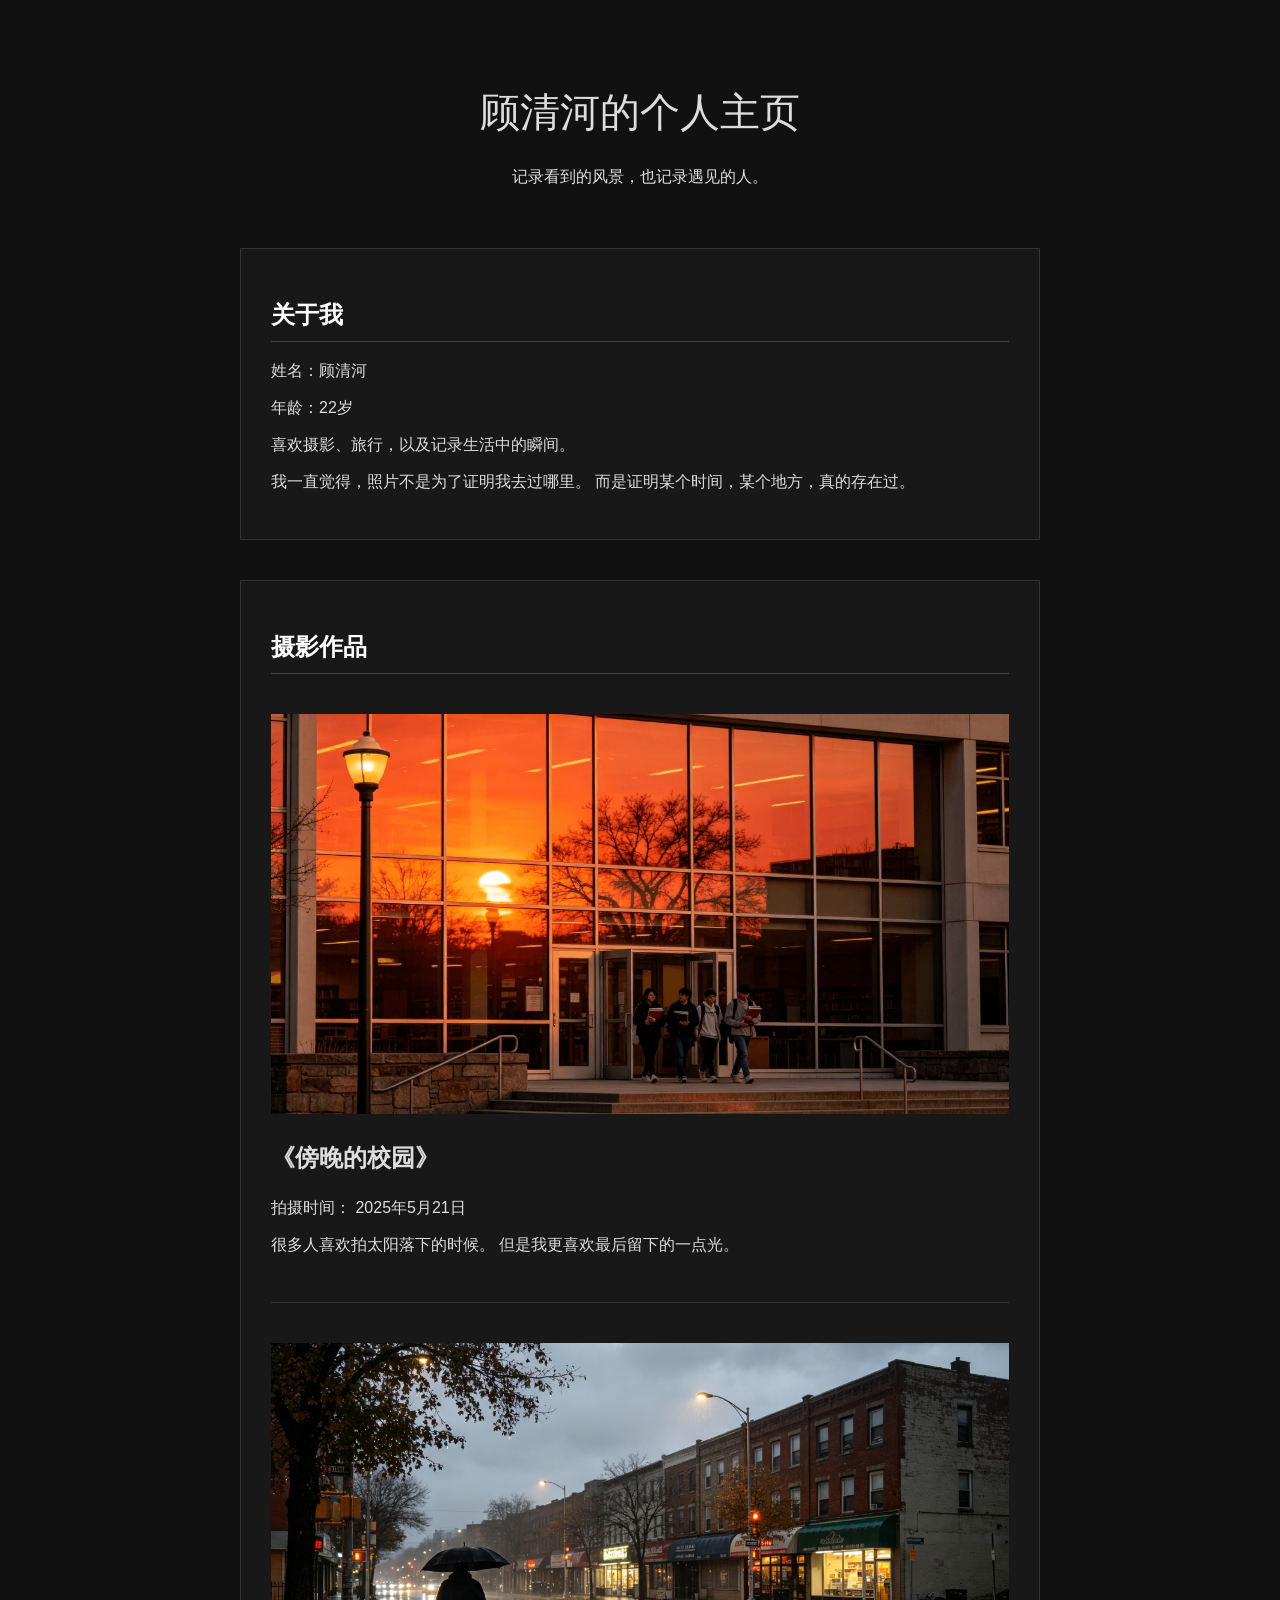
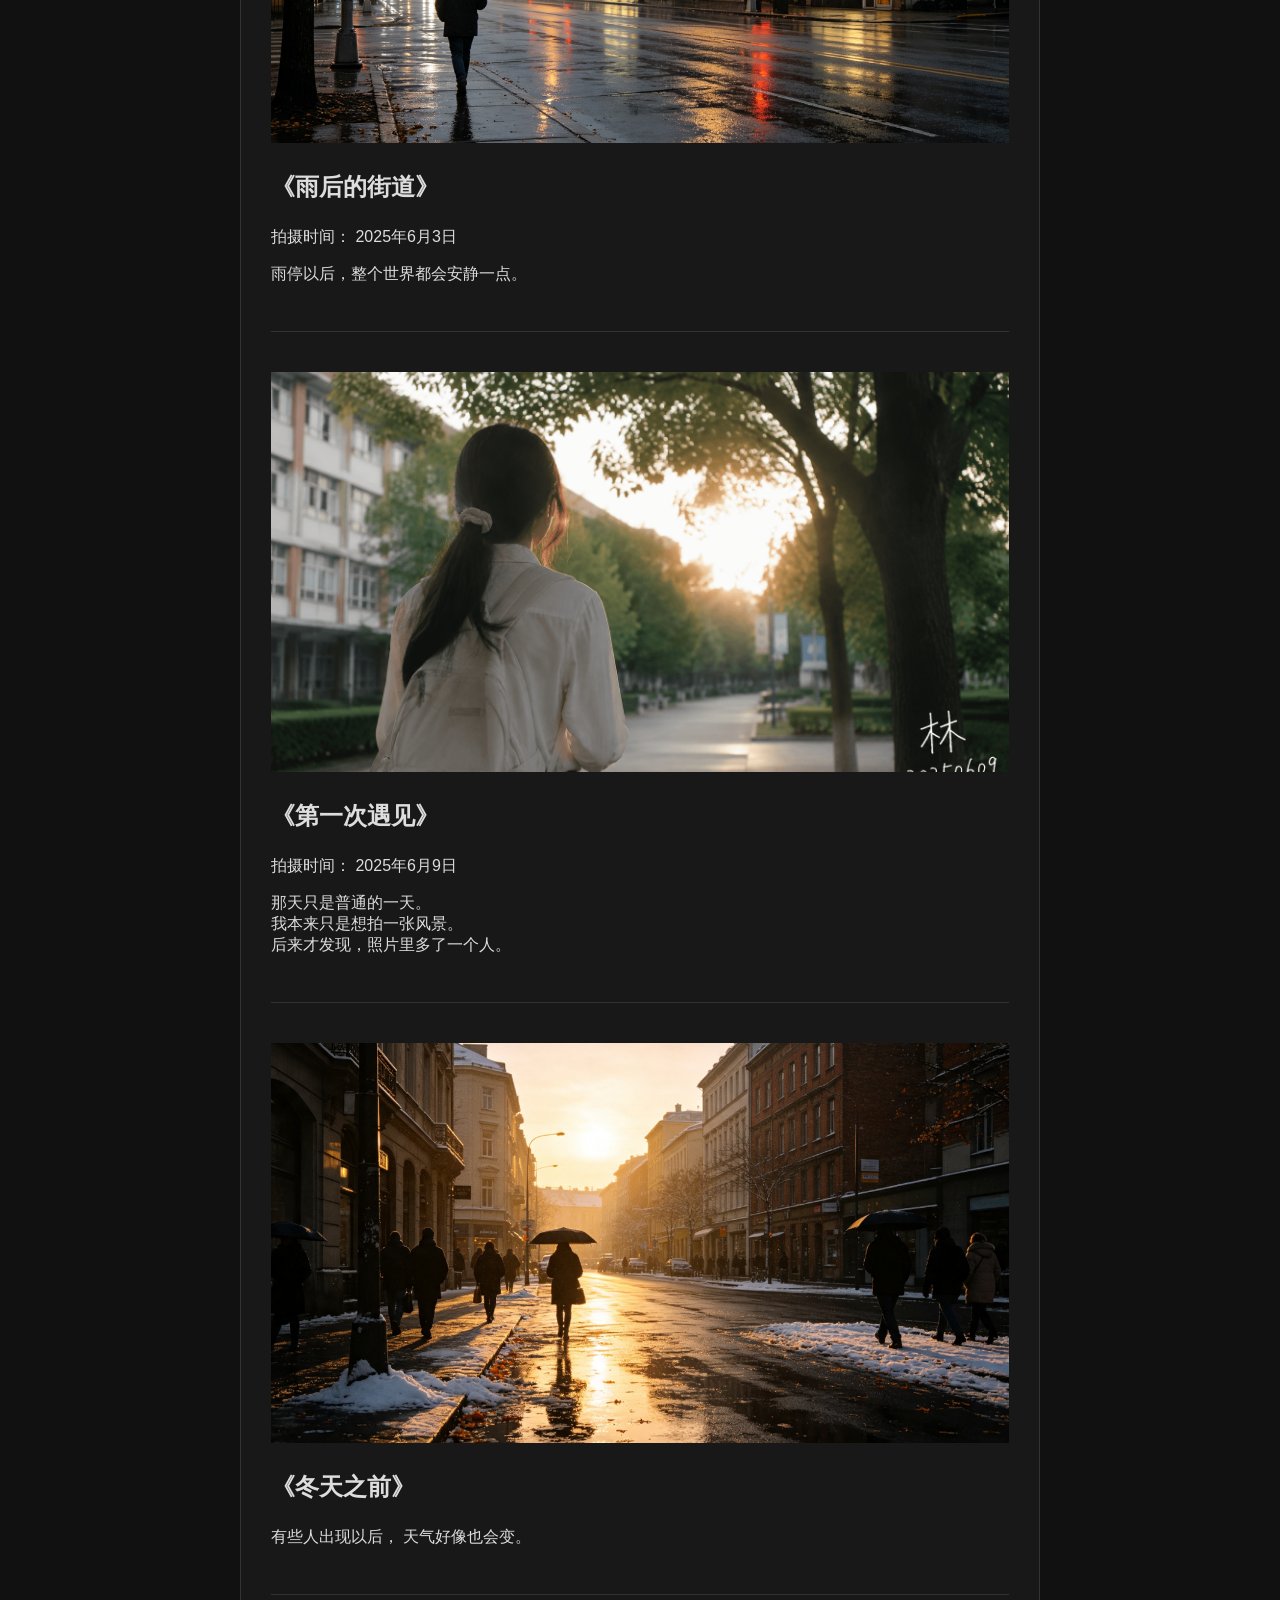
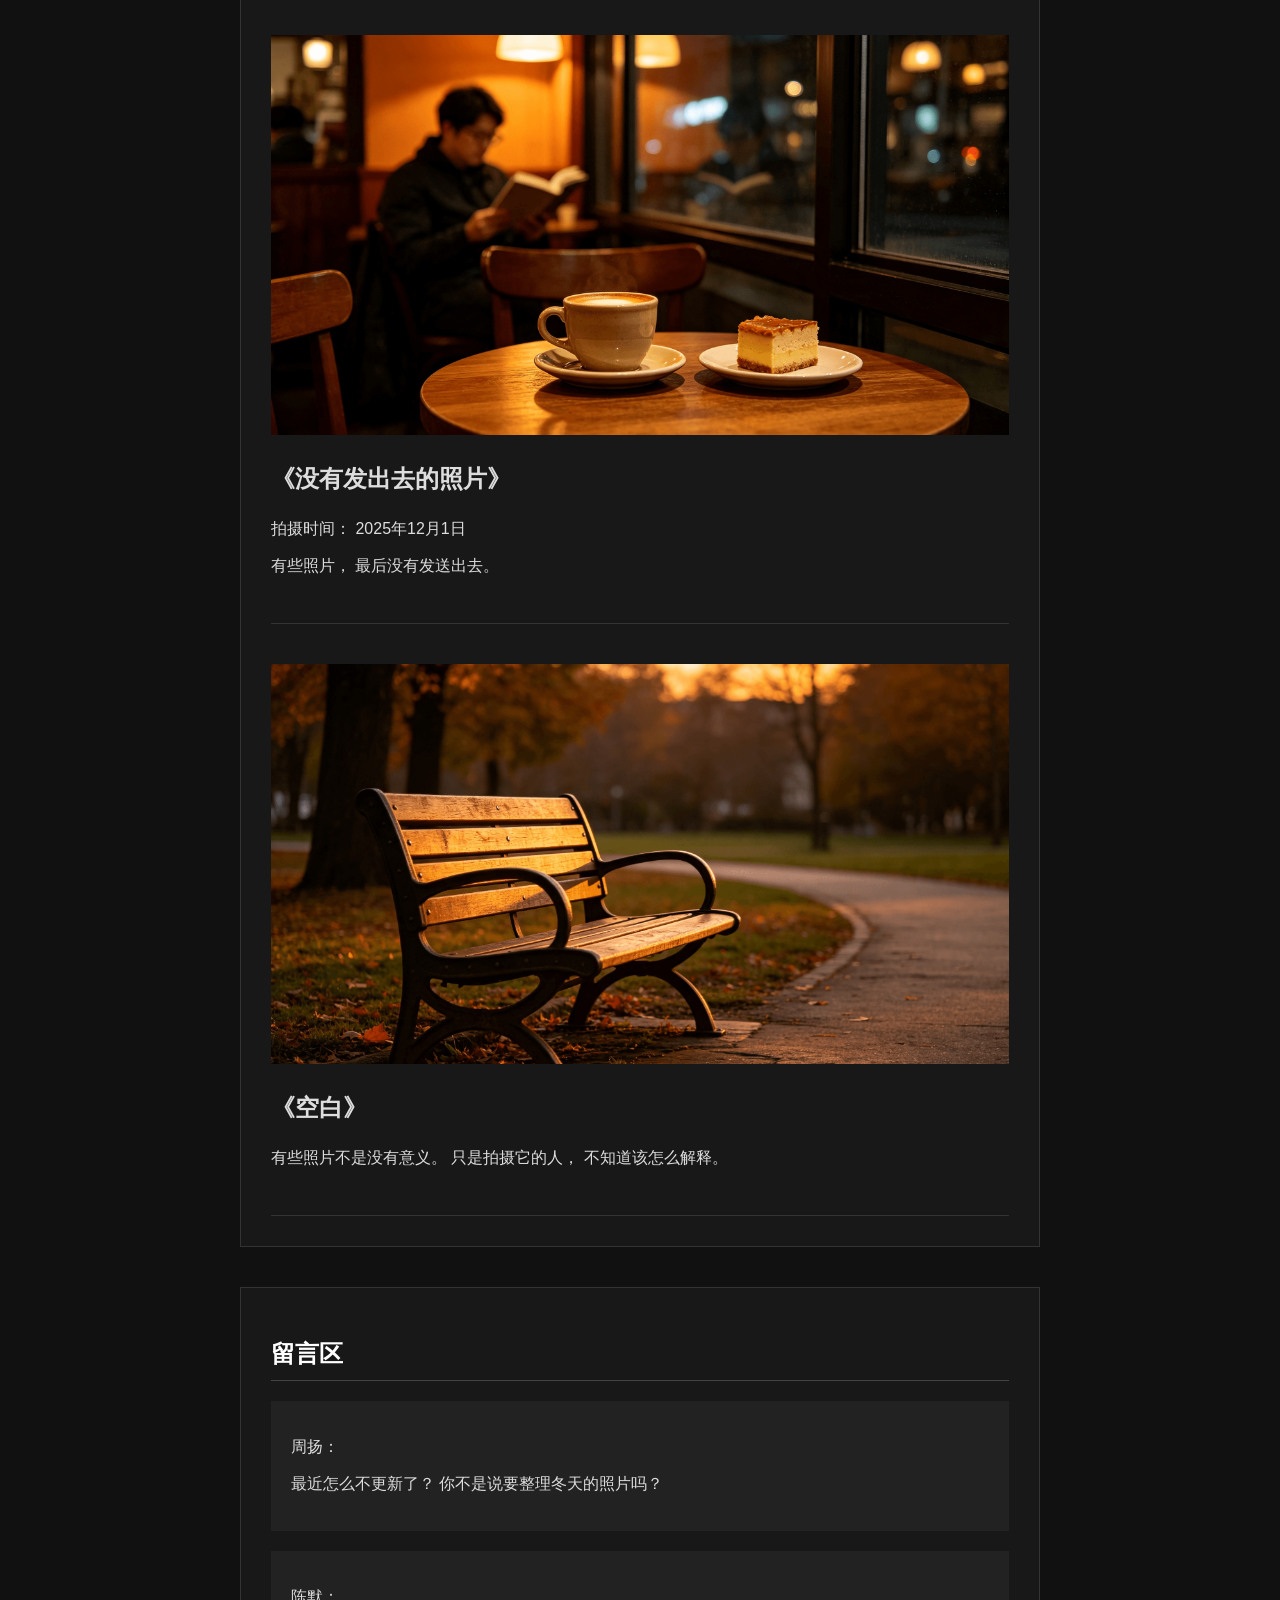
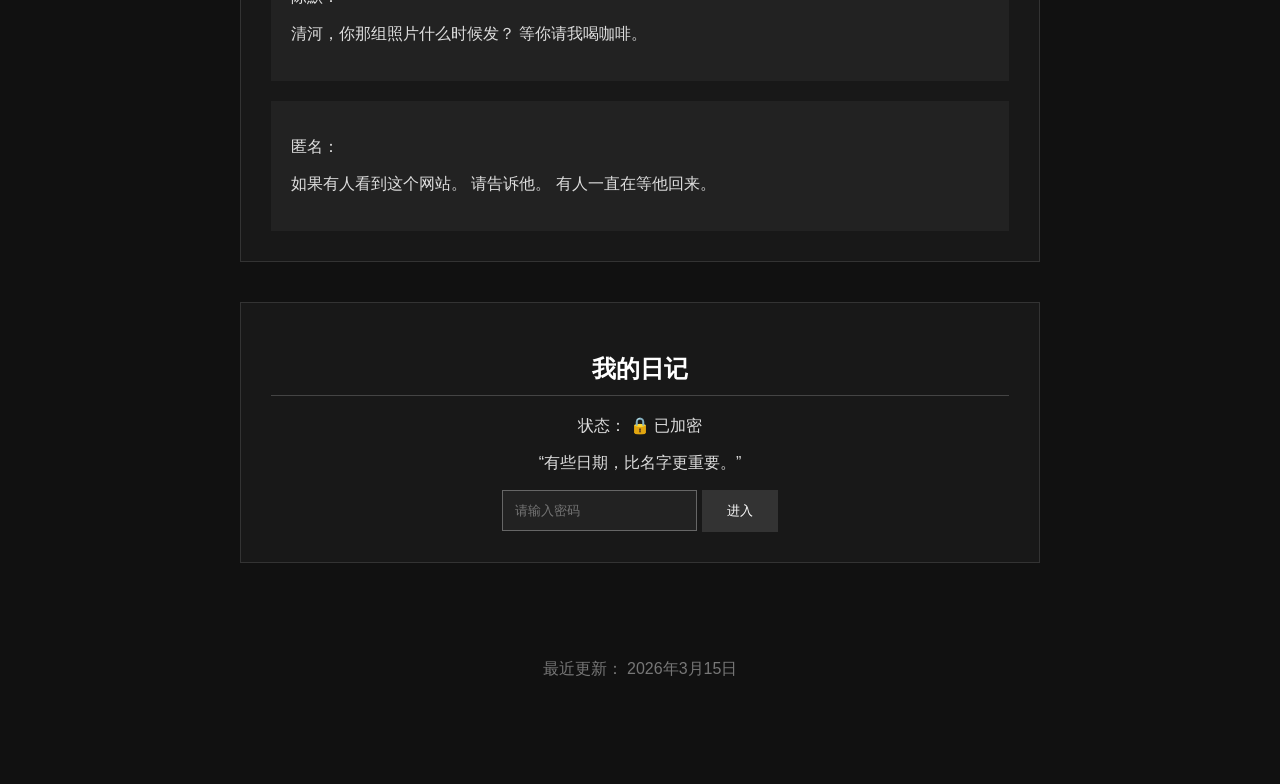
<file: index.html>
<!DOCTYPE html>
<html lang="zh-CN">

<head>

<meta charset="UTF-8">

<title>
顾清河的个人主页
</title>


<link rel="stylesheet" href="style.css">


</head>


<body>


<div class="container">


<!-- 标题 -->

<header>

<h1>
顾清河的个人主页
</h1>

<p>
记录看到的风景，也记录遇见的人。
</p>


</header>



<!-- 个人介绍 -->

<section>


<h2>
关于我
</h2>


<p>
姓名：顾清河
</p>


<p>
年龄：22岁
</p>


<p>
喜欢摄影、旅行，以及记录生活中的瞬间。
</p>


<p>

我一直觉得，照片不是为了证明我去过哪里。

而是证明某个时间，某个地方，真的存在过。

</p>


</section>





<!-- 摄影作品 -->


<section>


<h2>
摄影作品
</h2>



<!--照片1-->

<div class="photo">


<img src="images/photo1.jpg">


<h3>
《傍晚的校园》
</h3>


<p>
拍摄时间：
2025年5月21日
</p>


<p>

很多人喜欢拍太阳落下的时候。

但是我更喜欢最后留下的一点光。

</p>


</div>





<!--照片2-->

<div class="photo">


<img src="images/photo2.jpg">


<h3>
《雨后的街道》
</h3>


<p>
拍摄时间：
2025年6月3日
</p>


<p>

雨停以后，整个世界都会安静一点。

</p>


</div>






<!--照片3 关键-->

<div class="photo">


<img src="images/photo3.jpg">


<h3>
《第一次遇见》
</h3>


<p>
拍摄时间：

2025年6月9日
</p>


<p>

那天只是普通的一天。

<br>

我本来只是想拍一张风景。

<br>

后来才发现，照片里多了一个人。

</p>


</div>







<!--照片4-->

<div class="photo">


<img src="images/photo4.jpg">


<h3>
《冬天之前》
</h3>


<p>

有些人出现以后，

天气好像也会变。

</p>


</div>







<!--照片5-->

<div class="photo">


<img src="images/photo5.jpg">


<h3>
《没有发出去的照片》
</h3>


<p>

拍摄时间：

2025年12月1日

</p>


<p>

有些照片，

最后没有发送出去。

</p>


</div>








<!--照片6-->

<div class="photo">


<img src="images/photo6.jpg">


<h3>
《空白》
</h3>


<p>

有些照片不是没有意义。

只是拍摄它的人，

不知道该怎么解释。

</p>


</div>




</section>







<!--留言区-->

<section>


<h2>
留言区
</h2>



<div class="message">


<p>
周扬：
</p>


<p>

最近怎么不更新了？

你不是说要整理冬天的照片吗？

</p>


</div>





<div class="message">


<p>
陈默：

</p>


<p>

清河，你那组照片什么时候发？

等你请我喝咖啡。

</p>


</div>





<div class="message">


<p>
匿名：

</p>


<p>

如果有人看到这个网站。

请告诉他。

有人一直在等他回来。

</p>


</div>



</section>








<!--日记入口-->

<section class="diary">


<h2>
我的日记
</h2>


<p>

状态：

🔒 已加密

</p>



<p>

“有些日期，比名字更重要。”

</p>



<input 
id="password"
placeholder="请输入密码">


<button onclick="checkPassword()">

进入

</button>



</section>






<footer>


<p>

最近更新：

2026年3月15日

</p>


</footer>



</div>


<!DOCTYPE html>

<script>

function checkPassword(){

let password =
document.getElementById("password").value;


if(password === "0609"){

window.location.href="diary.html";

}

else{

alert("密码错误");

}

}


</script>
</body>


</html>
</file>
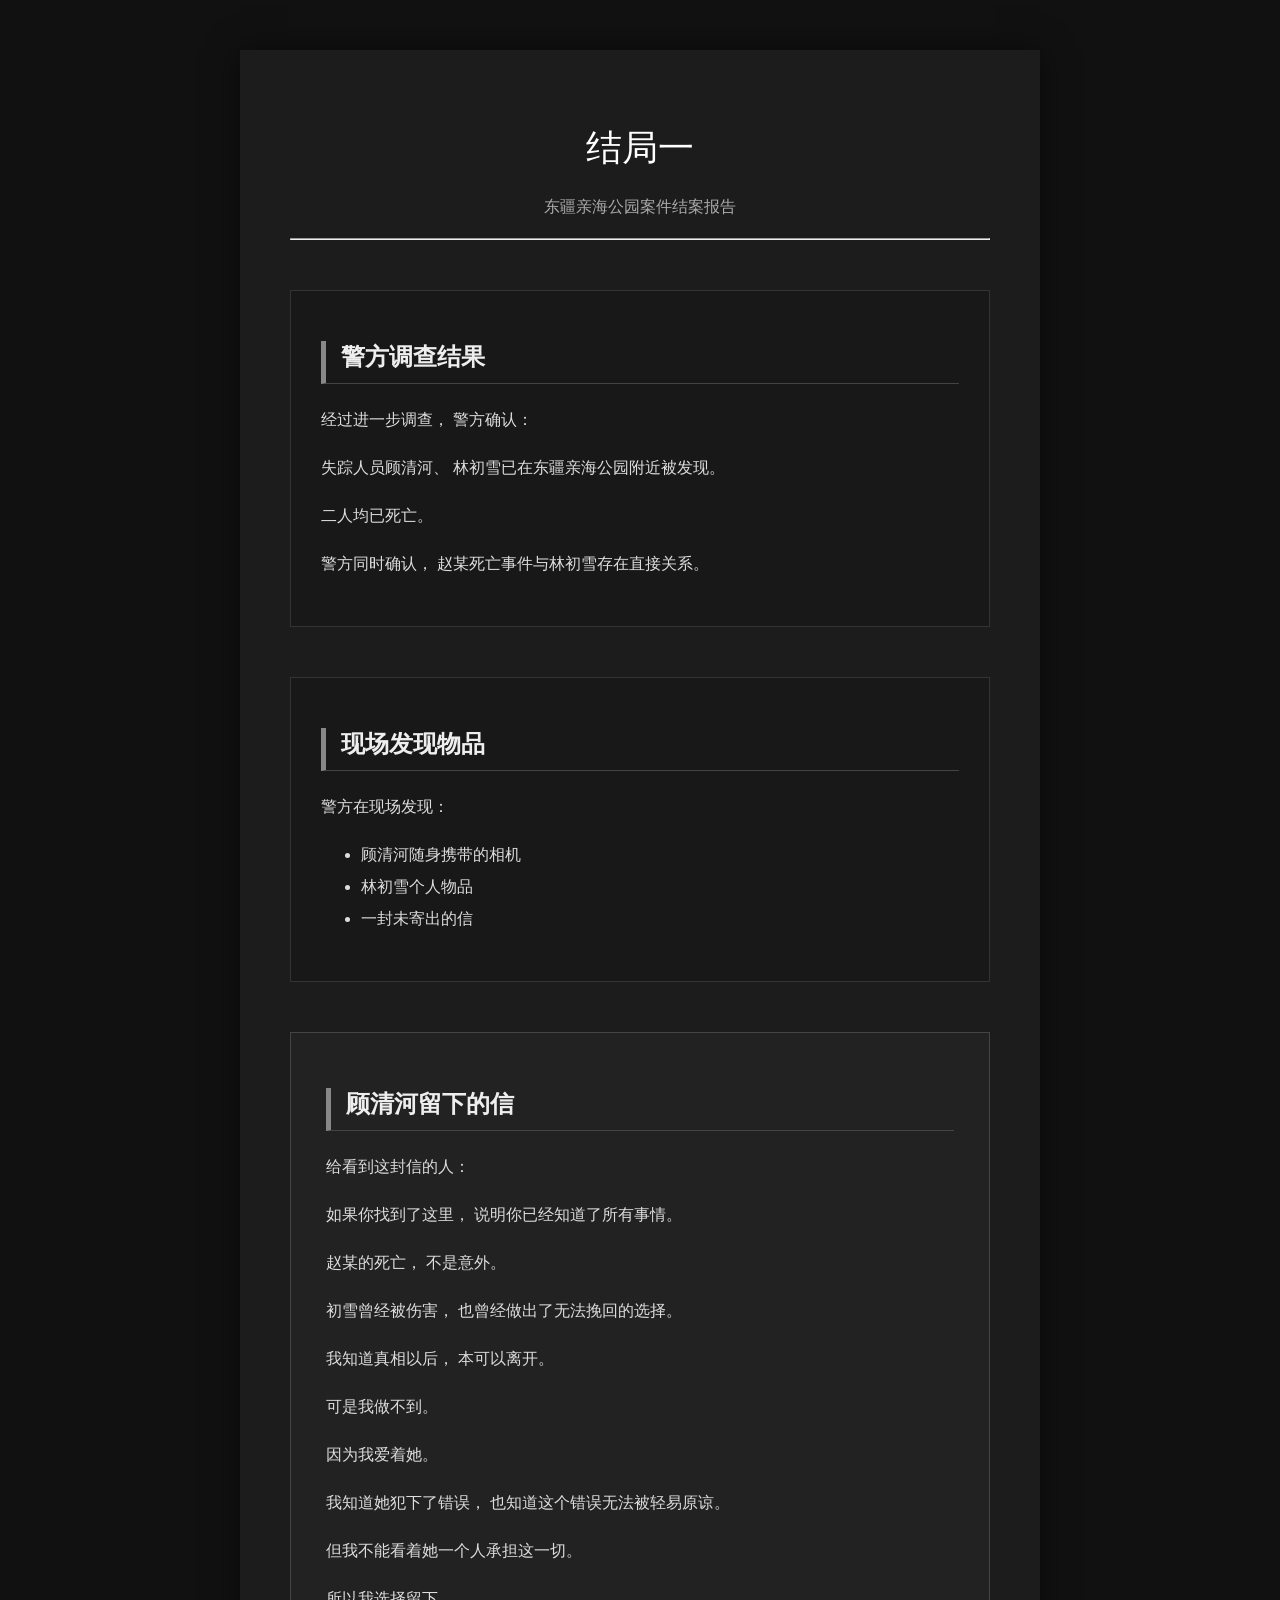
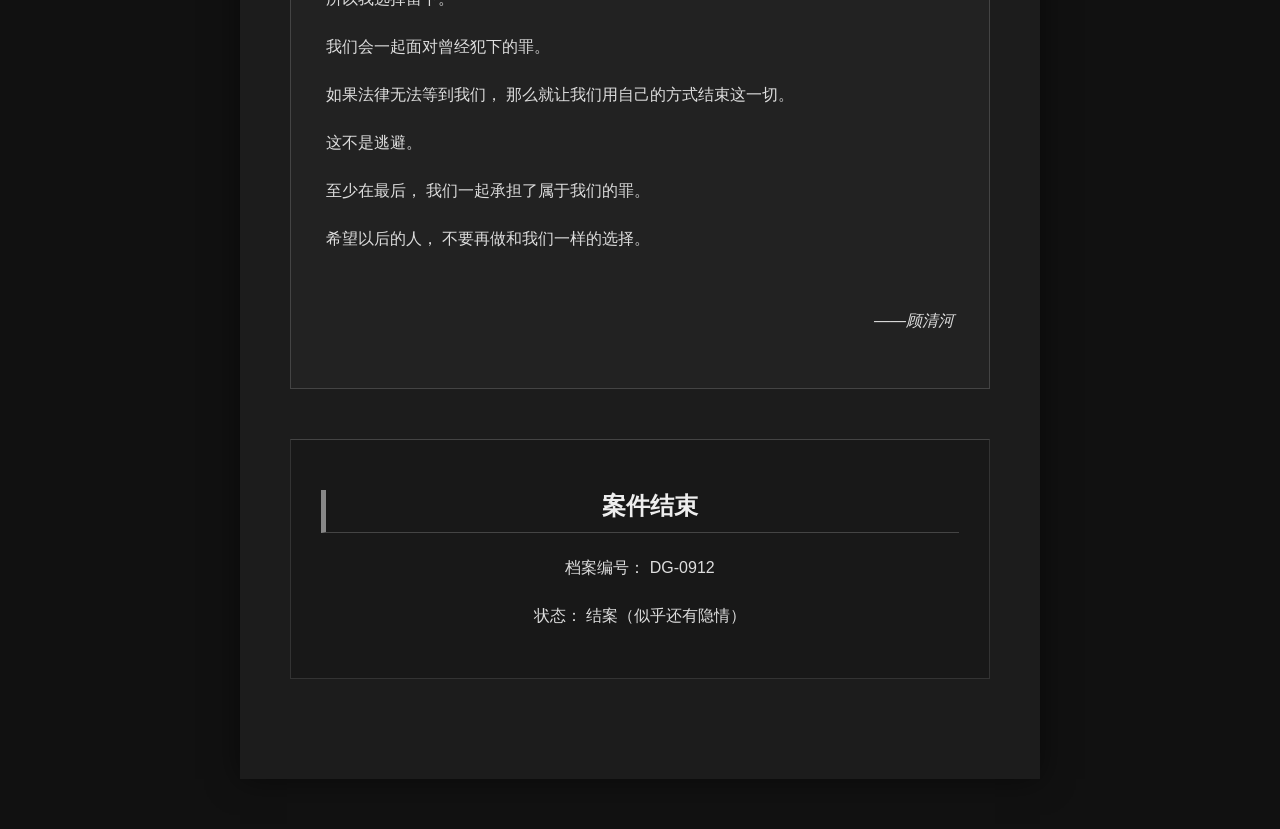
<file: bad_end.html>
<!DOCTYPE html>

<html lang="zh-CN">


<head>

<meta charset="UTF-8">

<title>
最后的信
</title>


<link rel="stylesheet" href="style.css">


</head>



<body class="bad-end-page">



<div class="end-container">



<h1>
结局一
</h1>



<div class="case-title">

东疆亲海公园案件结案报告

</div>





<hr>





<section>


<h2>
警方调查结果
</h2>



<p>

经过进一步调查，

警方确认：

</p>



<p>

失踪人员顾清河、

林初雪已在东疆亲海公园附近被发现。

</p>



<p>

二人均已死亡。

</p>



<p>

警方同时确认，

赵某死亡事件与林初雪存在直接关系。

</p>



</section>









<section>


<h2>
现场发现物品
</h2>



<p>

警方在现场发现：

</p>



<ul>

<li>
顾清河随身携带的相机
</li>


<li>
林初雪个人物品
</li>


<li>
一封未寄出的信
</li>


</ul>



</section>









<section class="letter">



<h2>
顾清河留下的信
</h2>




<p>

给看到这封信的人：

</p>



<p>

如果你找到了这里，

说明你已经知道了所有事情。

</p>



<p>

赵某的死亡，

不是意外。

</p>



<p>

初雪曾经被伤害，

也曾经做出了无法挽回的选择。

</p>



<p>

我知道真相以后，

本可以离开。

</p>



<p>

可是我做不到。

</p>



<p>

因为我爱着她。

</p>



<p>

我知道她犯下了错误，

也知道这个错误无法被轻易原谅。

</p>



<p>

但我不能看着她一个人承担这一切。

</p>



<p>

所以我选择留下。

</p>



<p>

我们会一起面对曾经犯下的罪。

</p>



<p>

如果法律无法等到我们，

那么就让我们用自己的方式结束这一切。

</p>



<p>

这不是逃避。

</p>



<p>

至少在最后，

我们一起承担了属于我们的罪。

</p>



<p>

希望以后的人，

不要再做和我们一样的选择。

</p>



<p class="sign">

——顾清河

</p>



</section>









<section class="ending">


<h2>
案件结束
</h2>


<p>

档案编号：

DG-0912

</p>


<p>

状态：

结案（似乎还有隐情）

</p>


</section>






</div>





</body>


</html>
</file>
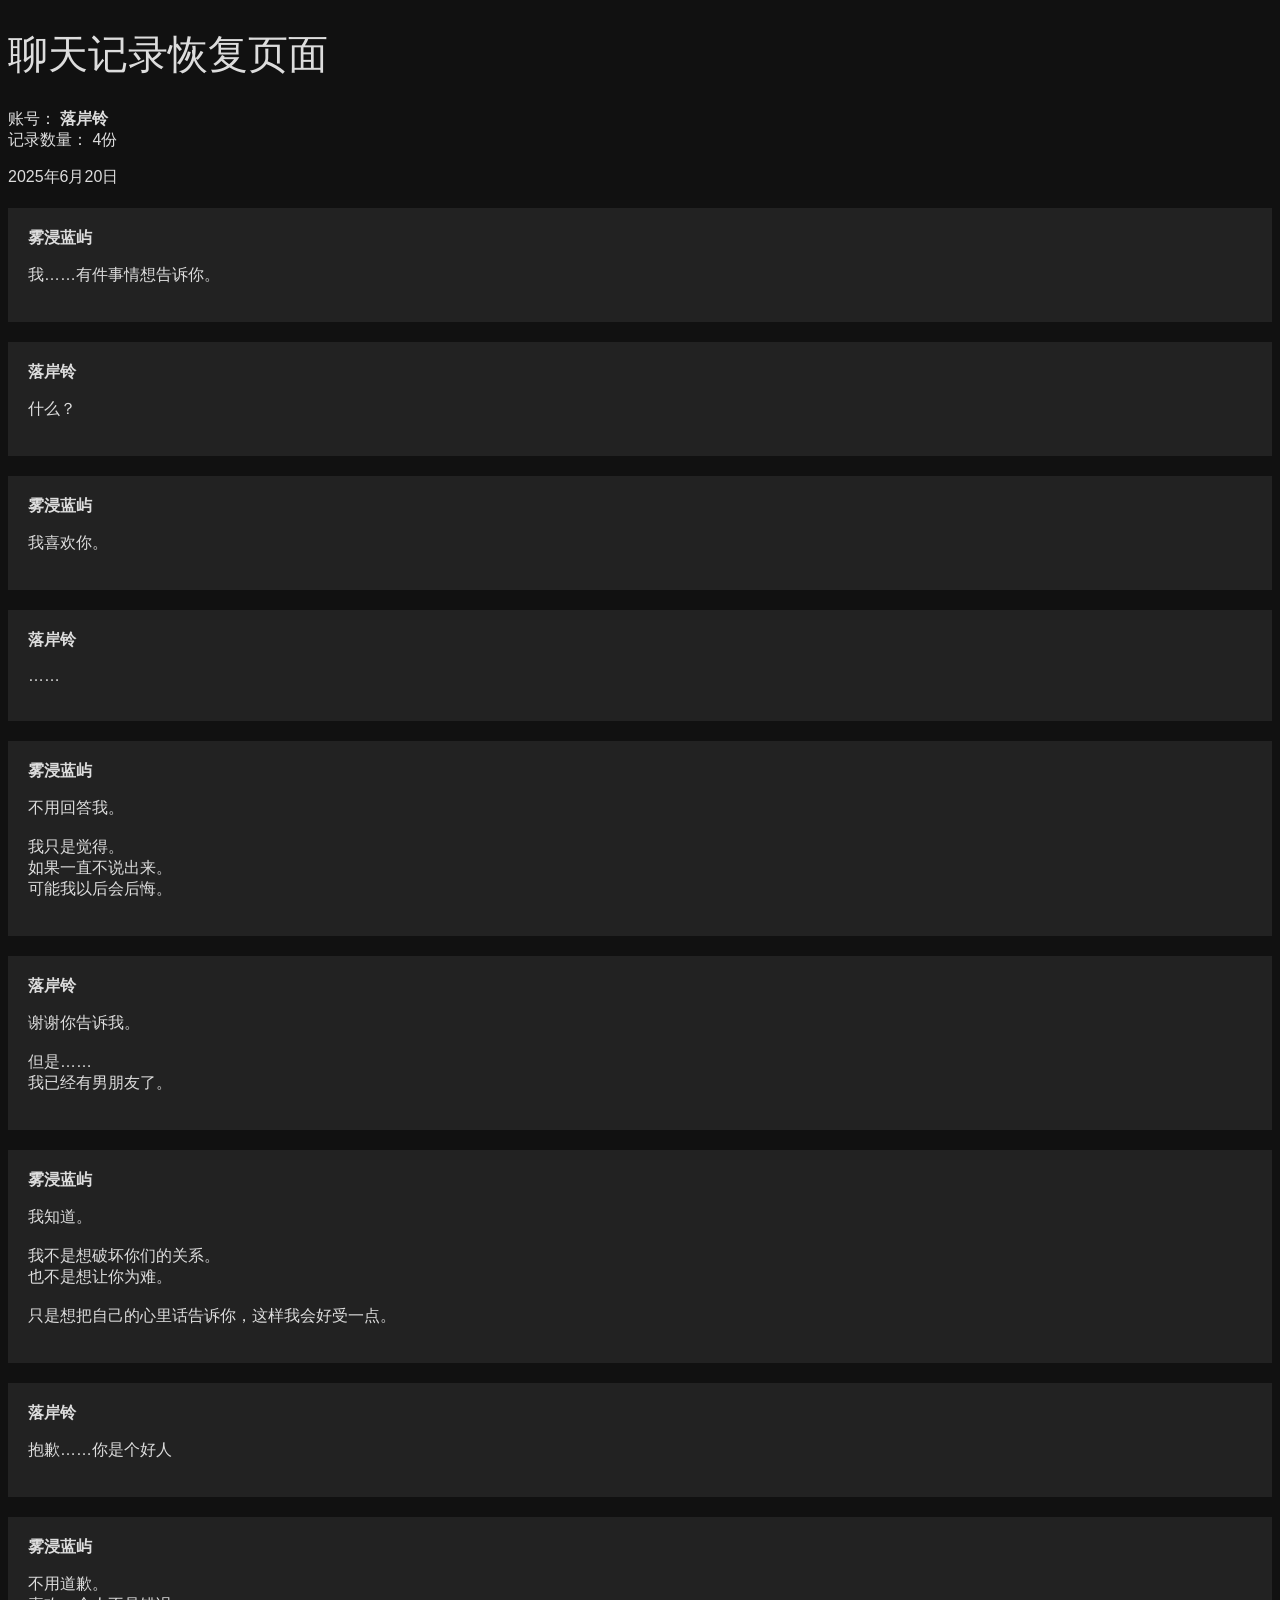
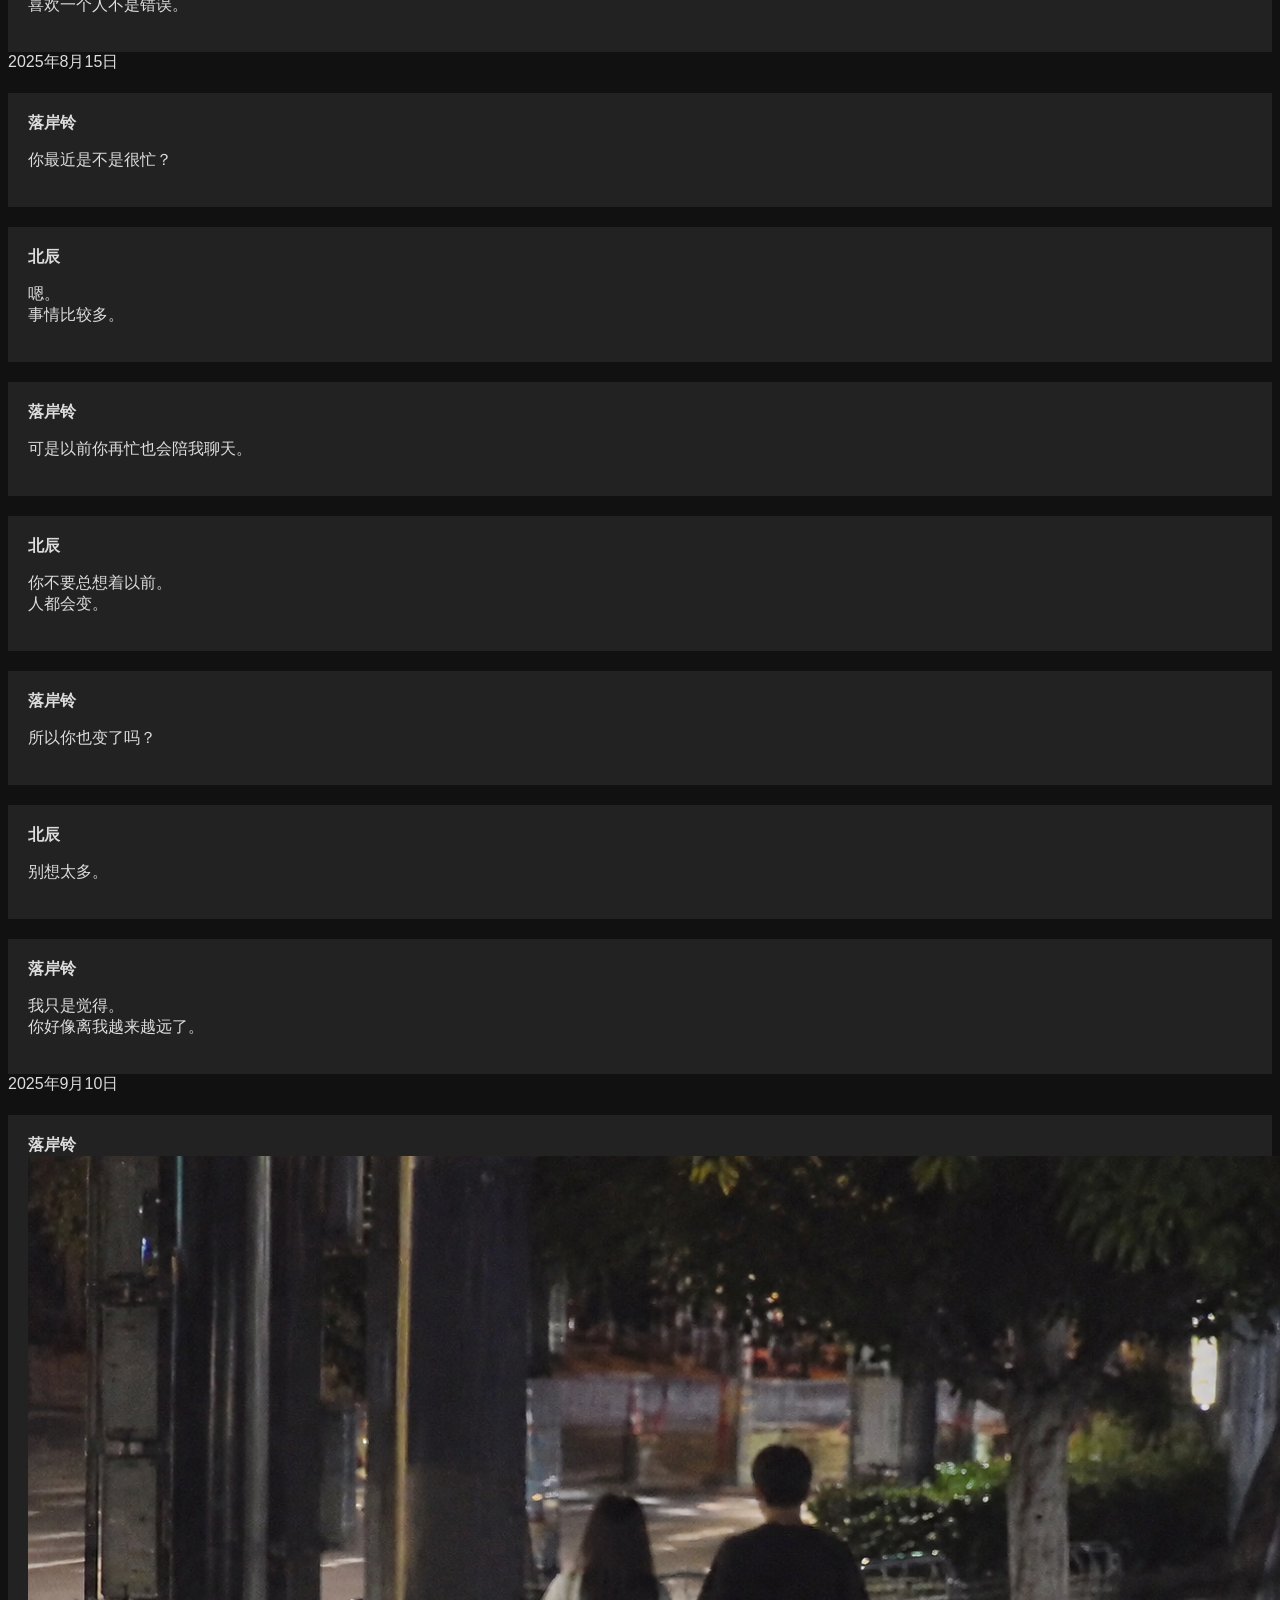
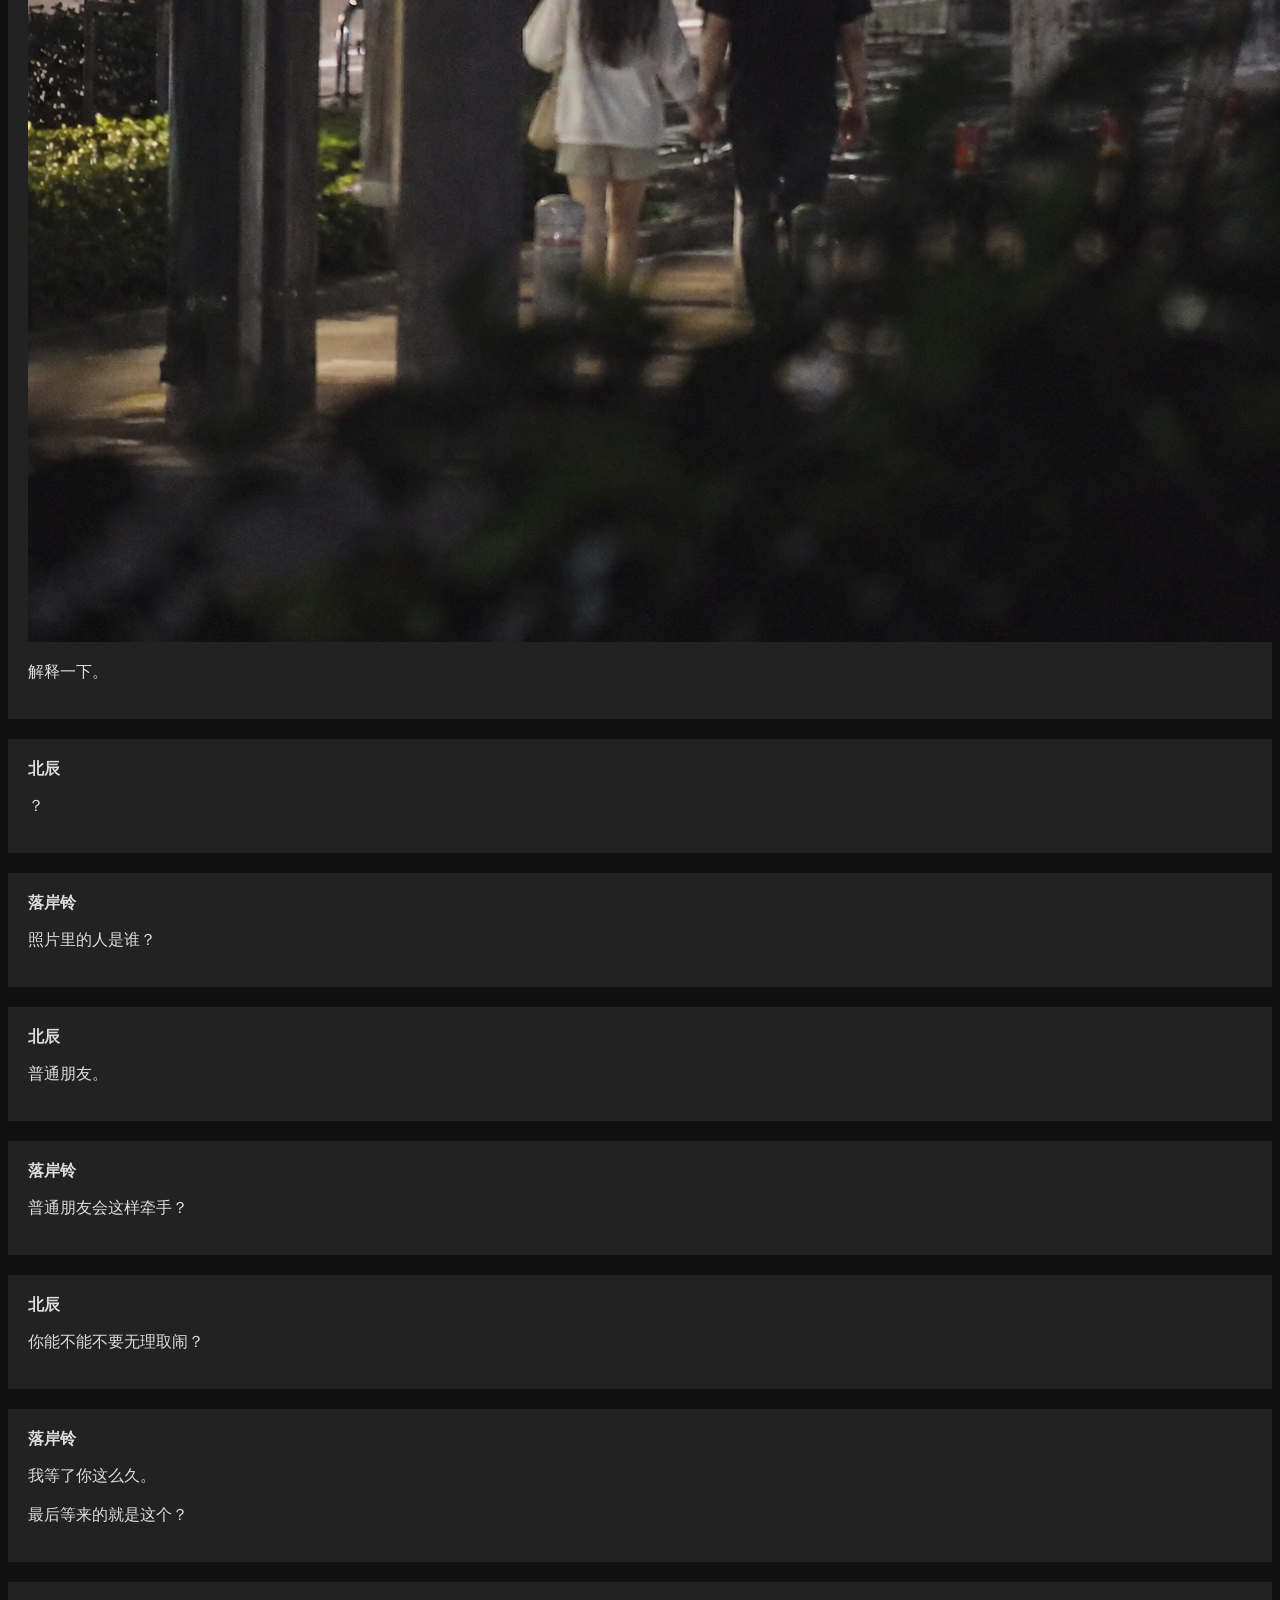
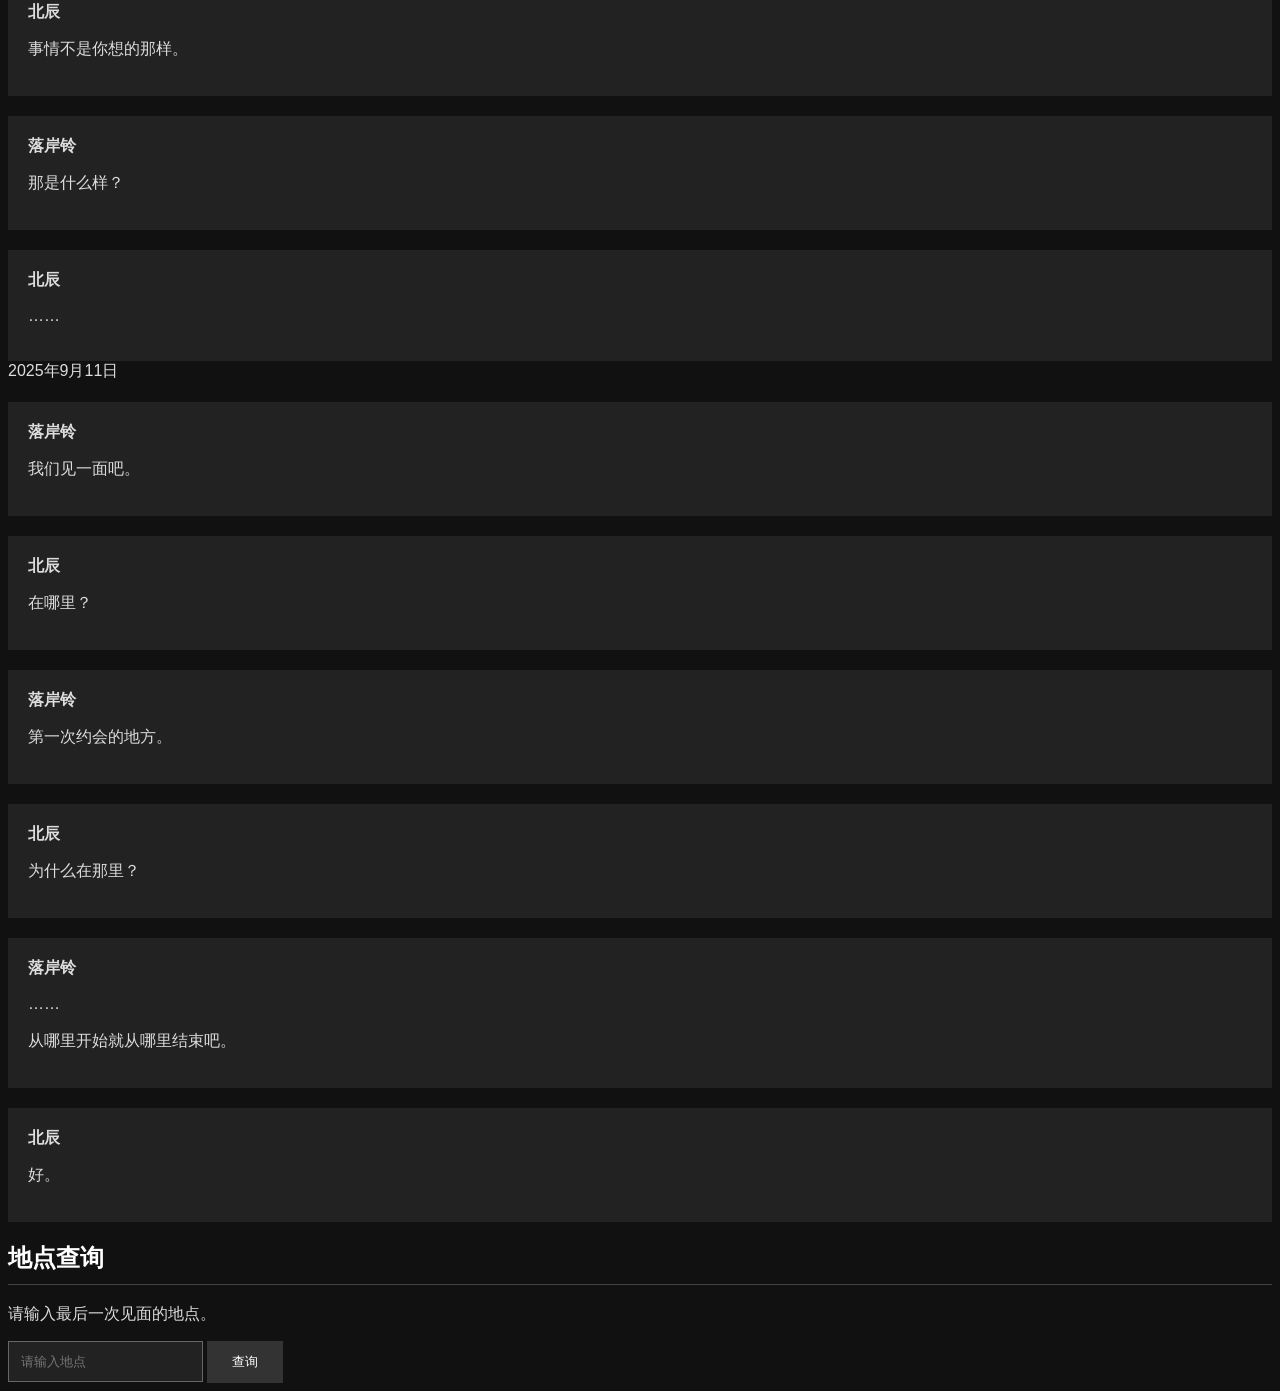
<file: chat.html>
<!DOCTYPE html>

<html lang="zh-CN">


<head>

<meta charset="UTF-8">

<title>
聊天记录备份
</title>


<link rel="stylesheet" href="style.css">


</head>



<body class="chat-page">



<div class="chat-container">



<h1>
聊天记录恢复页面
</h1>


<p class="info">

账号：

<strong>
落岸铃
</strong>

<br>

记录数量：

4份

</p>






<!--聊天记录1-->

<div class="record">


<div class="date">

2025年6月20日

</div>



<div class="message left">

<b>
雾浸蓝屿
</b>

<p>
我……有件事情想告诉你。
</p>

</div>



<div class="message right">

<b>
落岸铃
</b>

<p>
什么？
</p>

</div>



<div class="message left">

<b>
雾浸蓝屿
</b>

<p>
我喜欢你。
</p>

</div>



<div class="message right">

<b>
落岸铃
</b>

<p>
……

</p>

</div>



<div class="message left">

<b>
雾浸蓝屿
</b>

<p>

不用回答我。

<br><br>

我只是觉得。

<br>

如果一直不说出来。

<br>

可能我以后会后悔。

</p>

</div>



<div class="message right">

<b>
落岸铃
</b>

<p>

谢谢你告诉我。

<br><br>

但是……

<br>

我已经有男朋友了。

</p>

</div>



<div class="message left">

<b>
雾浸蓝屿
</b>

<p>

我知道。

<br><br>

我不是想破坏你们的关系。

<br>

也不是想让你为难。

<br><br>

只是想把自己的心里话告诉你，这样我会好受一点。

</p>

</div>



<div class="message right">

<b>
落岸铃
</b>

<p>

抱歉……你是个好人

</p>

</div>



<div class="message left">

<b>
雾浸蓝屿
</b>

<p>

不用道歉。

<br>

喜欢一个人不是错误。

</p>

</div>


</div>







<!--聊天记录2-->

<div class="record">


<div class="date">

2025年8月15日

</div>



<div class="message right">

<b>
落岸铃
</b>

<p>

你最近是不是很忙？

</p>

</div>



<div class="message left">

<b>
北辰
</b>

<p>

嗯。

<br>

事情比较多。

</p>

</div>



<div class="message right">

<b>
落岸铃
</b>

<p>

可是以前你再忙也会陪我聊天。

</p>

</div>



<div class="message left">

<b>
北辰
</b>

<p>

你不要总想着以前。

<br>

人都会变。

</p>

</div>



<div class="message right">

<b>
落岸铃
</b>

<p>

所以你也变了吗？

</p>

</div>



<div class="message left">

<b>
北辰
</b>

<p>

别想太多。

</p>

</div>



<div class="message right">

<b>
落岸铃
</b>

<p>

我只是觉得。

<br>

你好像离我越来越远了。

</p>

</div>


</div>








<!--聊天记录3-->

<div class="record">


<div class="date">

2025年9月10日

</div>



<div class="message right">


<b>
落岸铃
</b>


<img src="images/hand.jpg">


<p>

解释一下。

</p>


</div>



<div class="message left">

<b>
北辰
</b>

<p>

？

</p>

</div>



<div class="message right">

<b>
落岸铃
</b>

<p>

照片里的人是谁？

</p>

</div>



<div class="message left">

<b>
北辰
</b>

<p>

普通朋友。

</p>

</div>



<div class="message right">

<b>
落岸铃
</b>

<p>

普通朋友会这样牵手？

</p>

</div>



<div class="message left">

<b>
北辰
</b>

<p>

你能不能不要无理取闹？

</p>

</div>



<div class="message right">

<b>
落岸铃
</b>

<p>

我等了你这么久。

<br><br>

最后等来的就是这个？

</p>

</div>



<div class="message left">

<b>
北辰
</b>

<p>

事情不是你想的那样。

</p>

</div>



<div class="message right">

<b>
落岸铃
</b>

<p>

那是什么样？

</p>

</div>



<div class="message left">

<b>
北辰
</b>

<p>

……

</p>

</div>


</div>









<!--聊天记录4-->

<div class="record">


<div class="date">

2025年9月11日

</div>



<div class="message right">

<b>
落岸铃
</b>

<p>

我们见一面吧。

</p>

</div>



<div class="message left">

<b>
北辰
</b>

<p>

在哪里？

</p>

</div>



<div class="message right">

<b>
落岸铃
</b>

<p>

第一次约会的地方。

</p>

</div>



<div class="message left">

<b>
北辰
</b>

<p>

为什么在那里？

</p>

</div>



<div class="message right">

<b>
落岸铃
</b>

<p>

……

<br><br>

从哪里开始就从哪里结束吧。

</p>

</div>



<div class="message left">

<b>
北辰
</b>

<p>

好。

</p>

</div>


</div>









<!--地点查询-->

<div class="search-box">


<h2>
地点查询
</h2>


<p>

请输入最后一次见面的地点。

</p>



<input 
id="place"
placeholder="请输入地点">


<button onclick="searchPlace()">

查询

</button>



</div>





</div>





<script>


function searchPlace(){


let place=document.getElementById("place").value;



if(place==="东疆亲海公园"){


window.location.href="news.html";


}

else{


alert("地点错误，请重新调查聊天记录。");


}


}



</script>



</body>


</html>
</file>
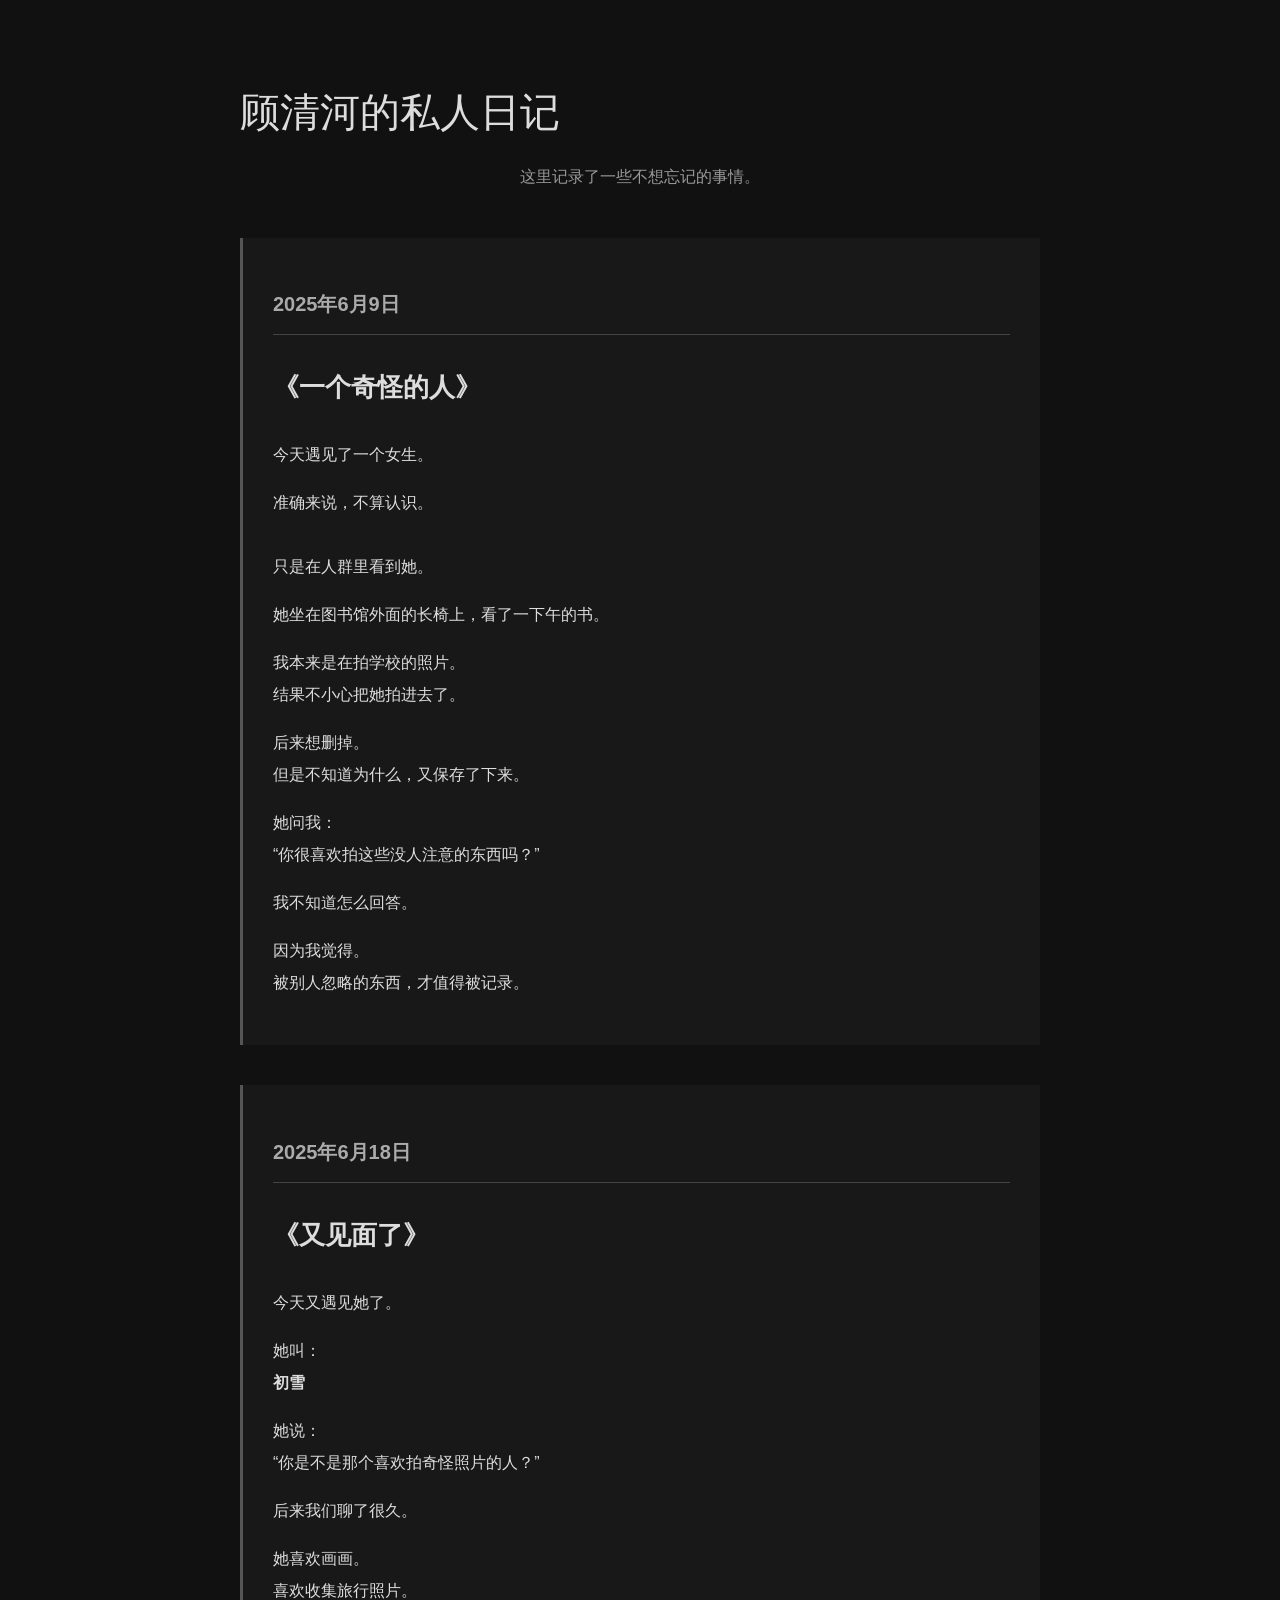
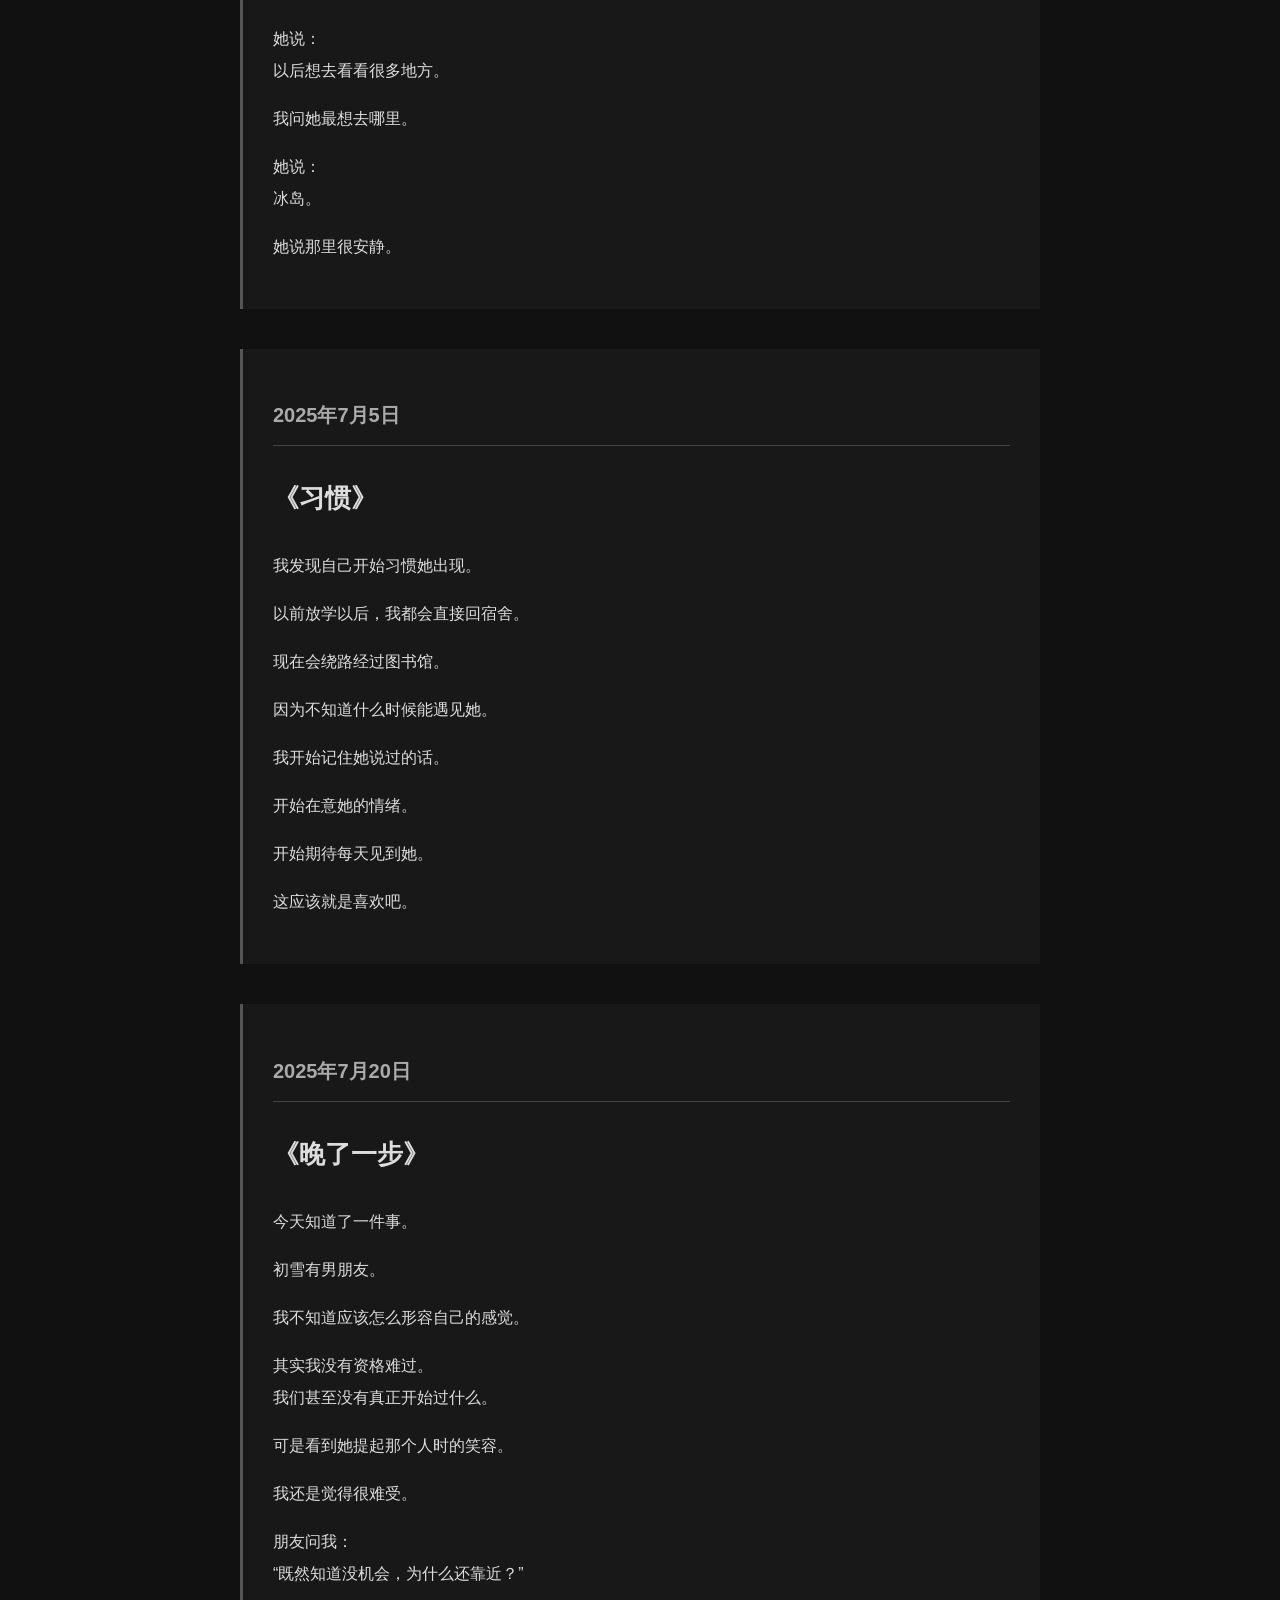
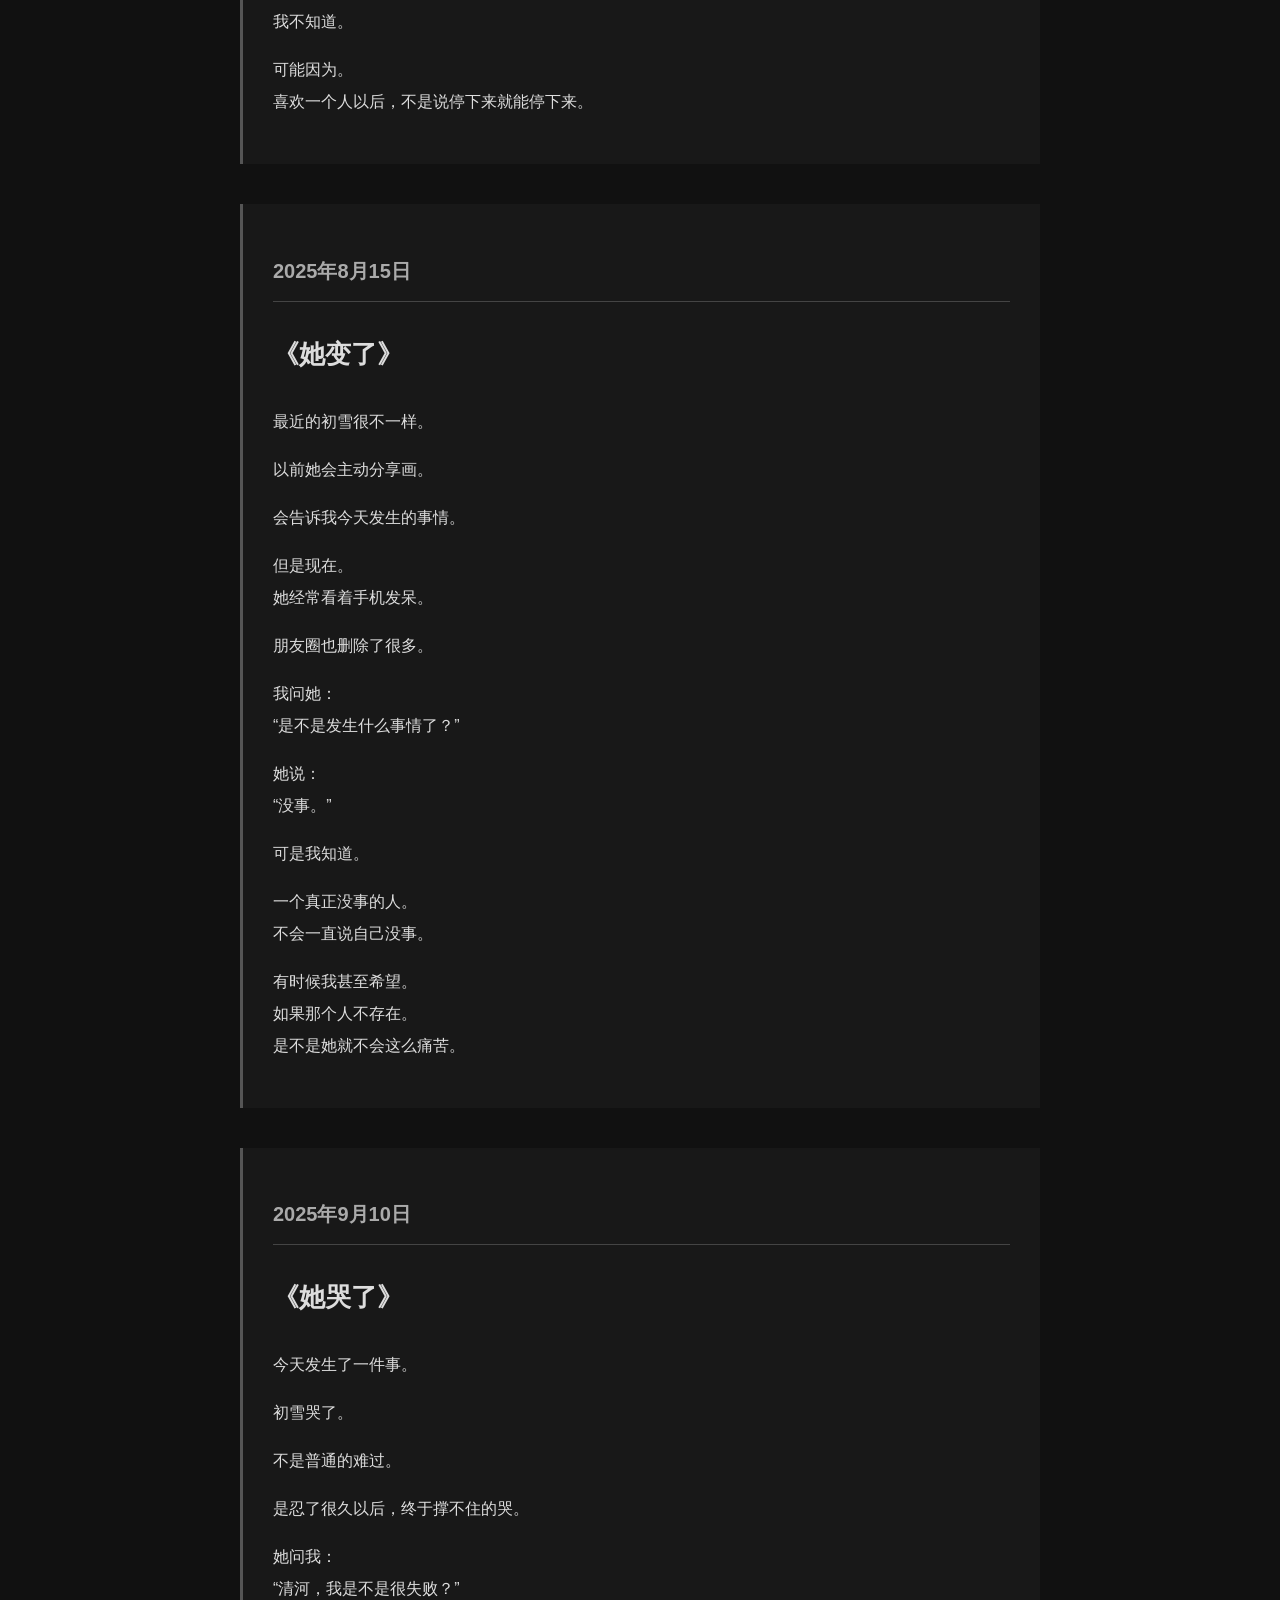
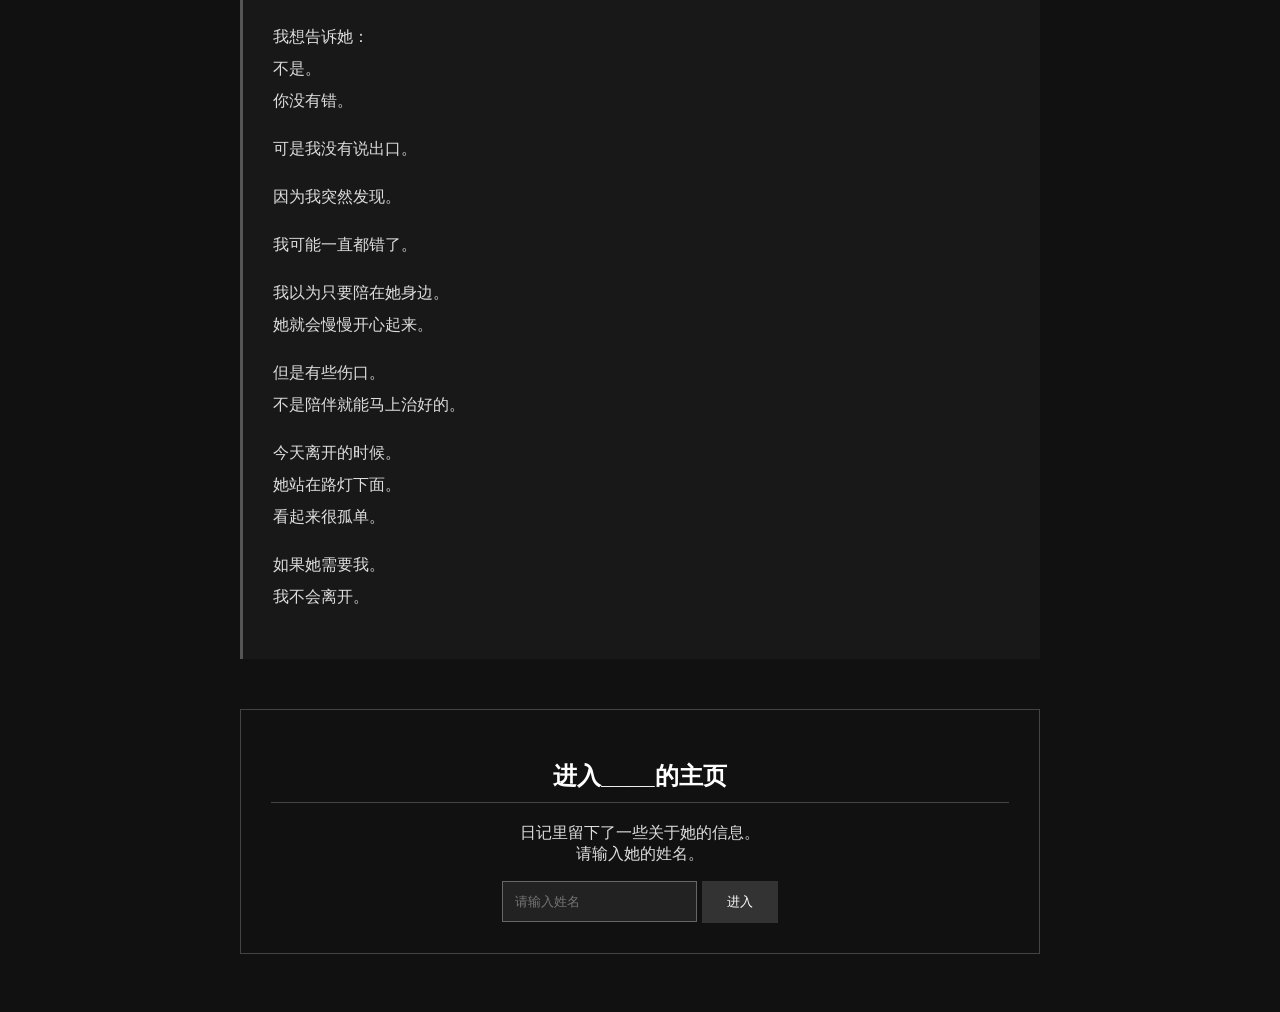
<file: diary.html>
<!DOCTYPE html>

<html lang="zh-CN">

<head>

<meta charset="UTF-8">

<title>
顾清河的日记
</title>


<link rel="stylesheet" href="style.css">

</head>



<body>


<div class="container">



<h1>
顾清河的私人日记
</h1>


<p class="subtitle">

这里记录了一些不想忘记的事情。

</p>





<div class="diary-entry">


<h2>
2025年6月9日
</h2>


<h3>
《一个奇怪的人》
</h3>


<p>

今天遇见了一个女生。

</p>


<p>

准确来说，不算认识。

<br><br>

只是在人群里看到她。

</p>


<p>

她坐在图书馆外面的长椅上，看了一下午的书。

</p>


<p>

我本来是在拍学校的照片。

<br>

结果不小心把她拍进去了。

</p>


<p>

后来想删掉。

<br>

但是不知道为什么，又保存了下来。

</p>


<p>

她问我：

<br>

“你很喜欢拍这些没人注意的东西吗？”

</p>


<p>

我不知道怎么回答。

</p>


<p>

因为我觉得。

<br>

被别人忽略的东西，才值得被记录。

</p>


</div>






<div class="diary-entry">


<h2>
2025年6月18日
</h2>


<h3>
《又见面了》
</h3>


<p>

今天又遇见她了。

</p>


<p>

她叫：

<br>

<strong>
初雪
</strong>

</p>


<p>

她说：

<br>

“你是不是那个喜欢拍奇怪照片的人？”

</p>


<p>

后来我们聊了很久。

</p>


<p>

她喜欢画画。

<br>

喜欢收集旅行照片。

</p>


<p>

她说：

<br>

以后想去看看很多地方。

</p>


<p>

我问她最想去哪里。

</p>


<p>

她说：

<br>

冰岛。

</p>


<p>

她说那里很安静。

</p>


</div>







<div class="diary-entry">


<h2>
2025年7月5日
</h2>


<h3>
《习惯》
</h3>


<p>

我发现自己开始习惯她出现。

</p>


<p>

以前放学以后，我都会直接回宿舍。

</p>


<p>

现在会绕路经过图书馆。

</p>


<p>

因为不知道什么时候能遇见她。

</p>


<p>

我开始记住她说过的话。

</p>


<p>

开始在意她的情绪。

</p>


<p>

开始期待每天见到她。

</p>


<p>

这应该就是喜欢吧。

</p>


</div>







<div class="diary-entry">


<h2>
2025年7月20日
</h2>


<h3>
《晚了一步》
</h3>


<p>

今天知道了一件事。

</p>


<p>

初雪有男朋友。

</p>


<p>

我不知道应该怎么形容自己的感觉。

</p>


<p>

其实我没有资格难过。

<br>

我们甚至没有真正开始过什么。

</p>


<p>

可是看到她提起那个人时的笑容。

</p>


<p>

我还是觉得很难受。

</p>


<p>

朋友问我：

<br>

“既然知道没机会，为什么还靠近？”

</p>


<p>

我不知道。

</p>


<p>

可能因为。

<br>

喜欢一个人以后，不是说停下来就能停下来。

</p>


</div>








<div class="diary-entry">


<h2>
2025年8月15日
</h2>


<h3>
《她变了》
</h3>


<p>

最近的初雪很不一样。

</p>


<p>

以前她会主动分享画。

</p>


<p>

会告诉我今天发生的事情。

</p>


<p>

但是现在。

<br>

她经常看着手机发呆。

</p>


<p>

朋友圈也删除了很多。

</p>


<p>

我问她：

<br>

“是不是发生什么事情了？”

</p>


<p>

她说：

<br>

“没事。”

</p>


<p>

可是我知道。

</p>


<p>

一个真正没事的人。

<br>

不会一直说自己没事。

</p>


<p>

有时候我甚至希望。

<br>

如果那个人不存在。

<br>

是不是她就不会这么痛苦。

</p>


</div>








<div class="diary-entry">


<h2>
2025年9月10日
</h2>


<h3>
《她哭了》
</h3>


<p>

今天发生了一件事。

</p>


<p>

初雪哭了。

</p>


<p>

不是普通的难过。

</p>


<p>

是忍了很久以后，终于撑不住的哭。

</p>


<p>

她问我：

<br>

“清河，我是不是很失败？”

</p>


<p>

我想告诉她：

<br>

不是。

<br>

你没有错。

</p>


<p>

可是我没有说出口。

</p>


<p>

因为我突然发现。

</p>


<p>

我可能一直都错了。

</p>


<p>

我以为只要陪在她身边。

<br>

她就会慢慢开心起来。

</p>


<p>

但是有些伤口。

<br>

不是陪伴就能马上治好的。

</p>


<p>

今天离开的时候。

<br>

她站在路灯下面。

<br>

看起来很孤单。

</p>


<p>

如果她需要我。

<br>

我不会离开。

</p>


</div>






<!--隐藏附件-->

<div class="attachment">


<h2>
进入____的主页
</h2>


<p>

日记里留下了一些关于她的信息。

<br>

请输入她的姓名。

</p>


<input 
id="snowName"
placeholder="请输入姓名"
>


<button onclick="checkSnowName()">

进入

</button>



</div>




</div>


<script>

function checkSnowName(){


let name =
document.getElementById("snowName").value;



if(name === "林初雪"){


window.location.href="snow.html";


}


else{


alert("姓名错误");


}


}


</script>
</body>

</html>
</file>
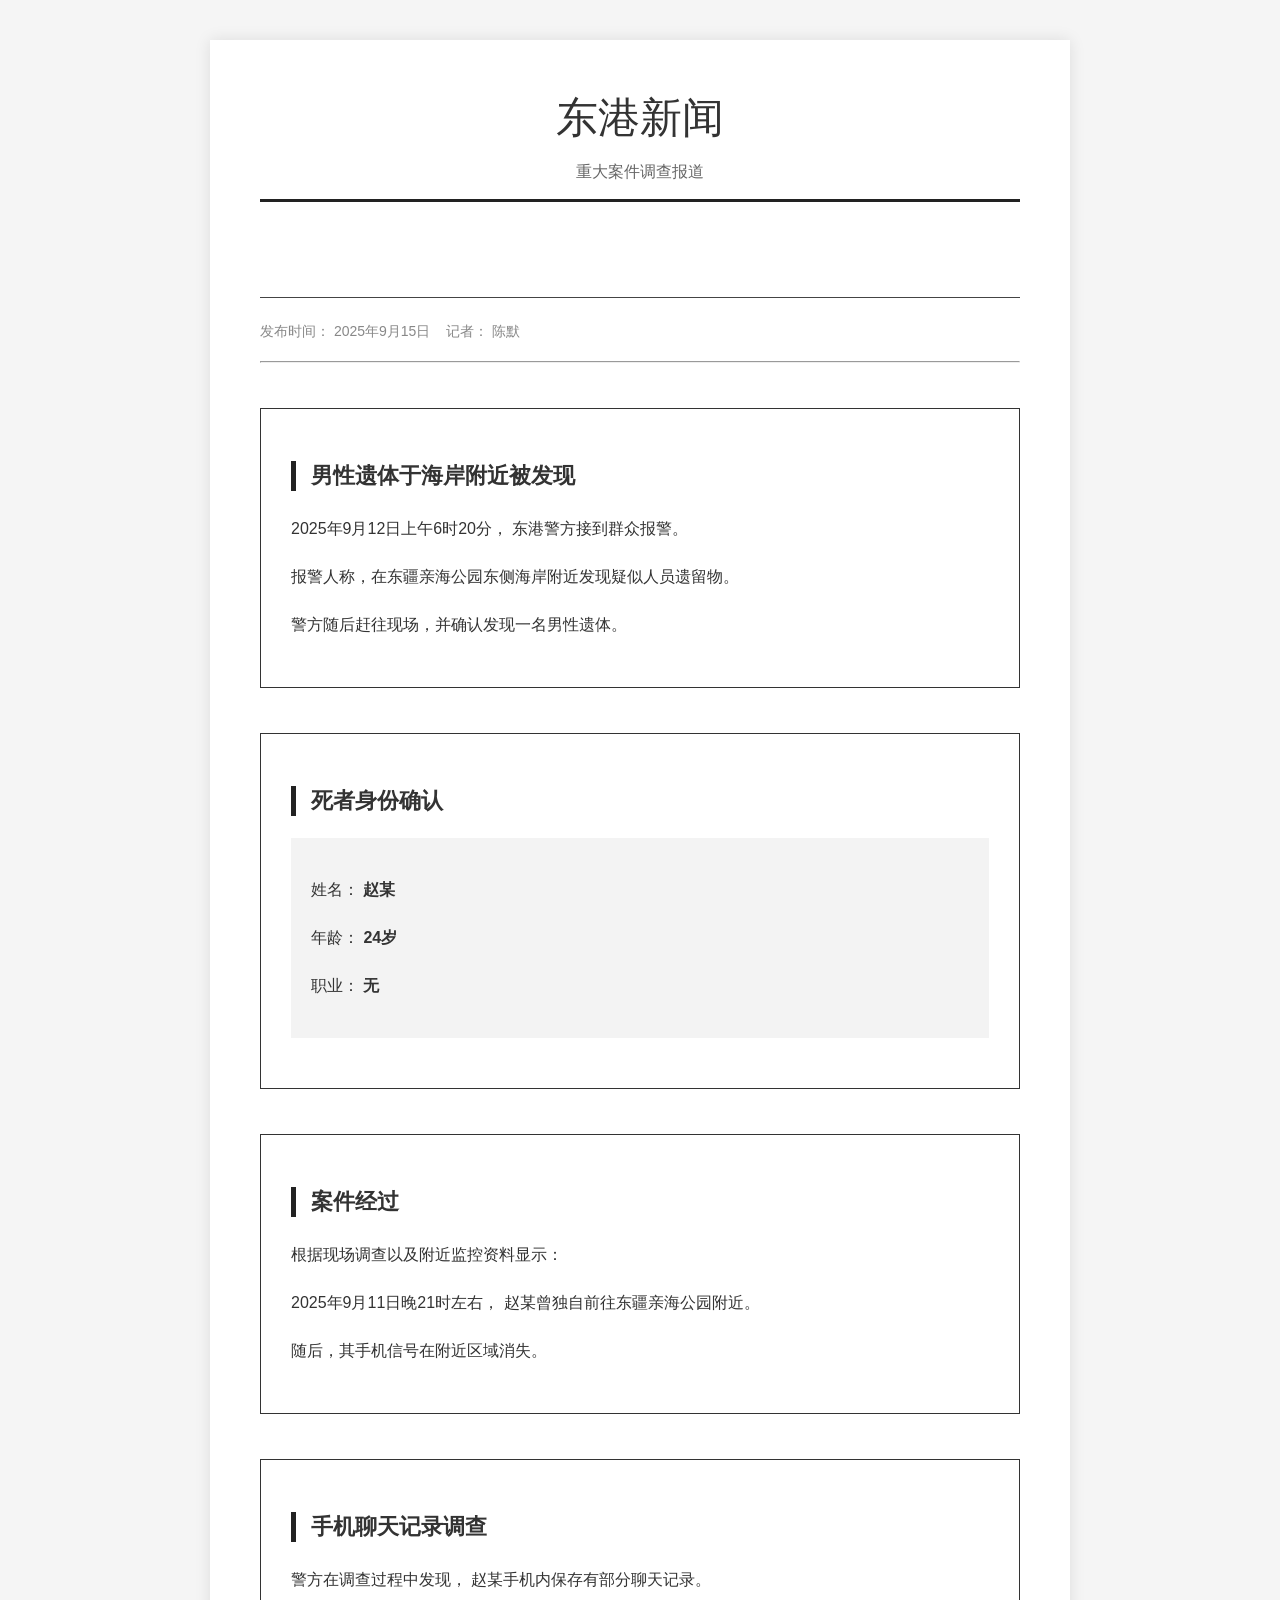
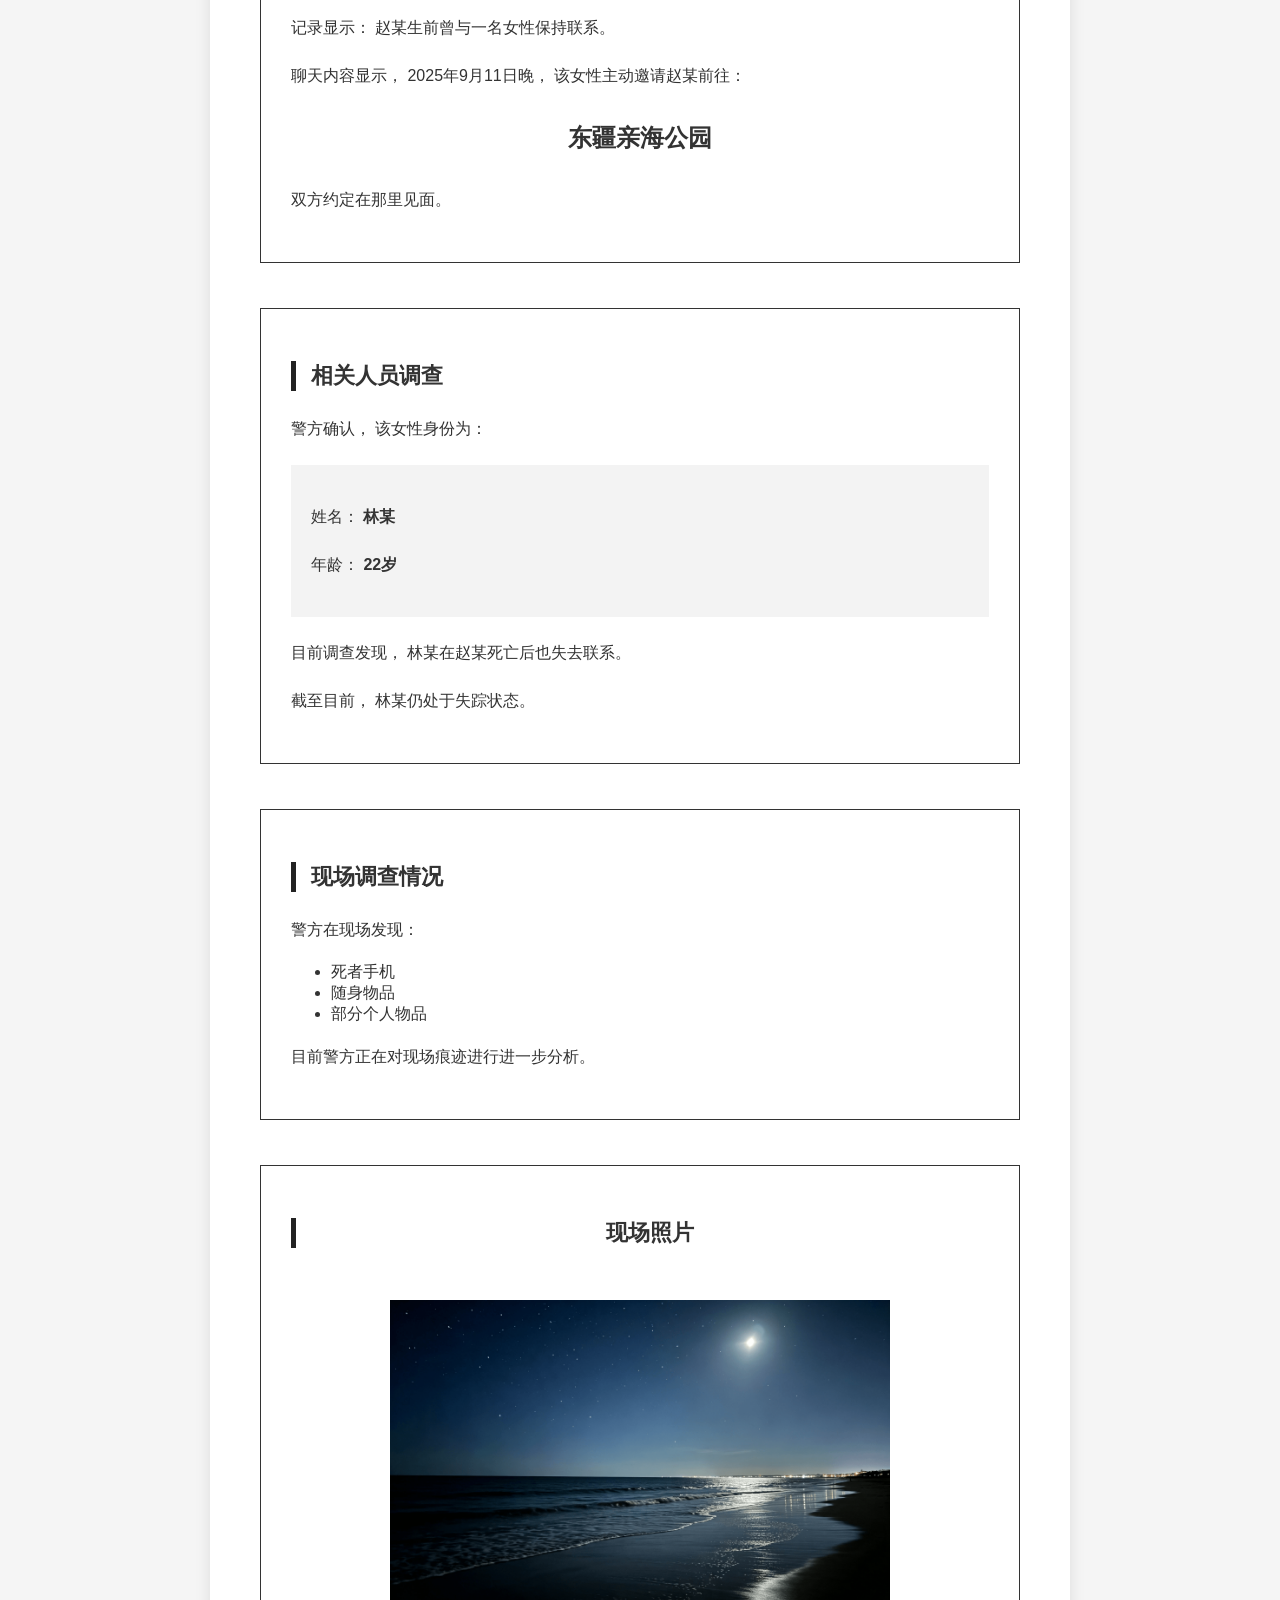
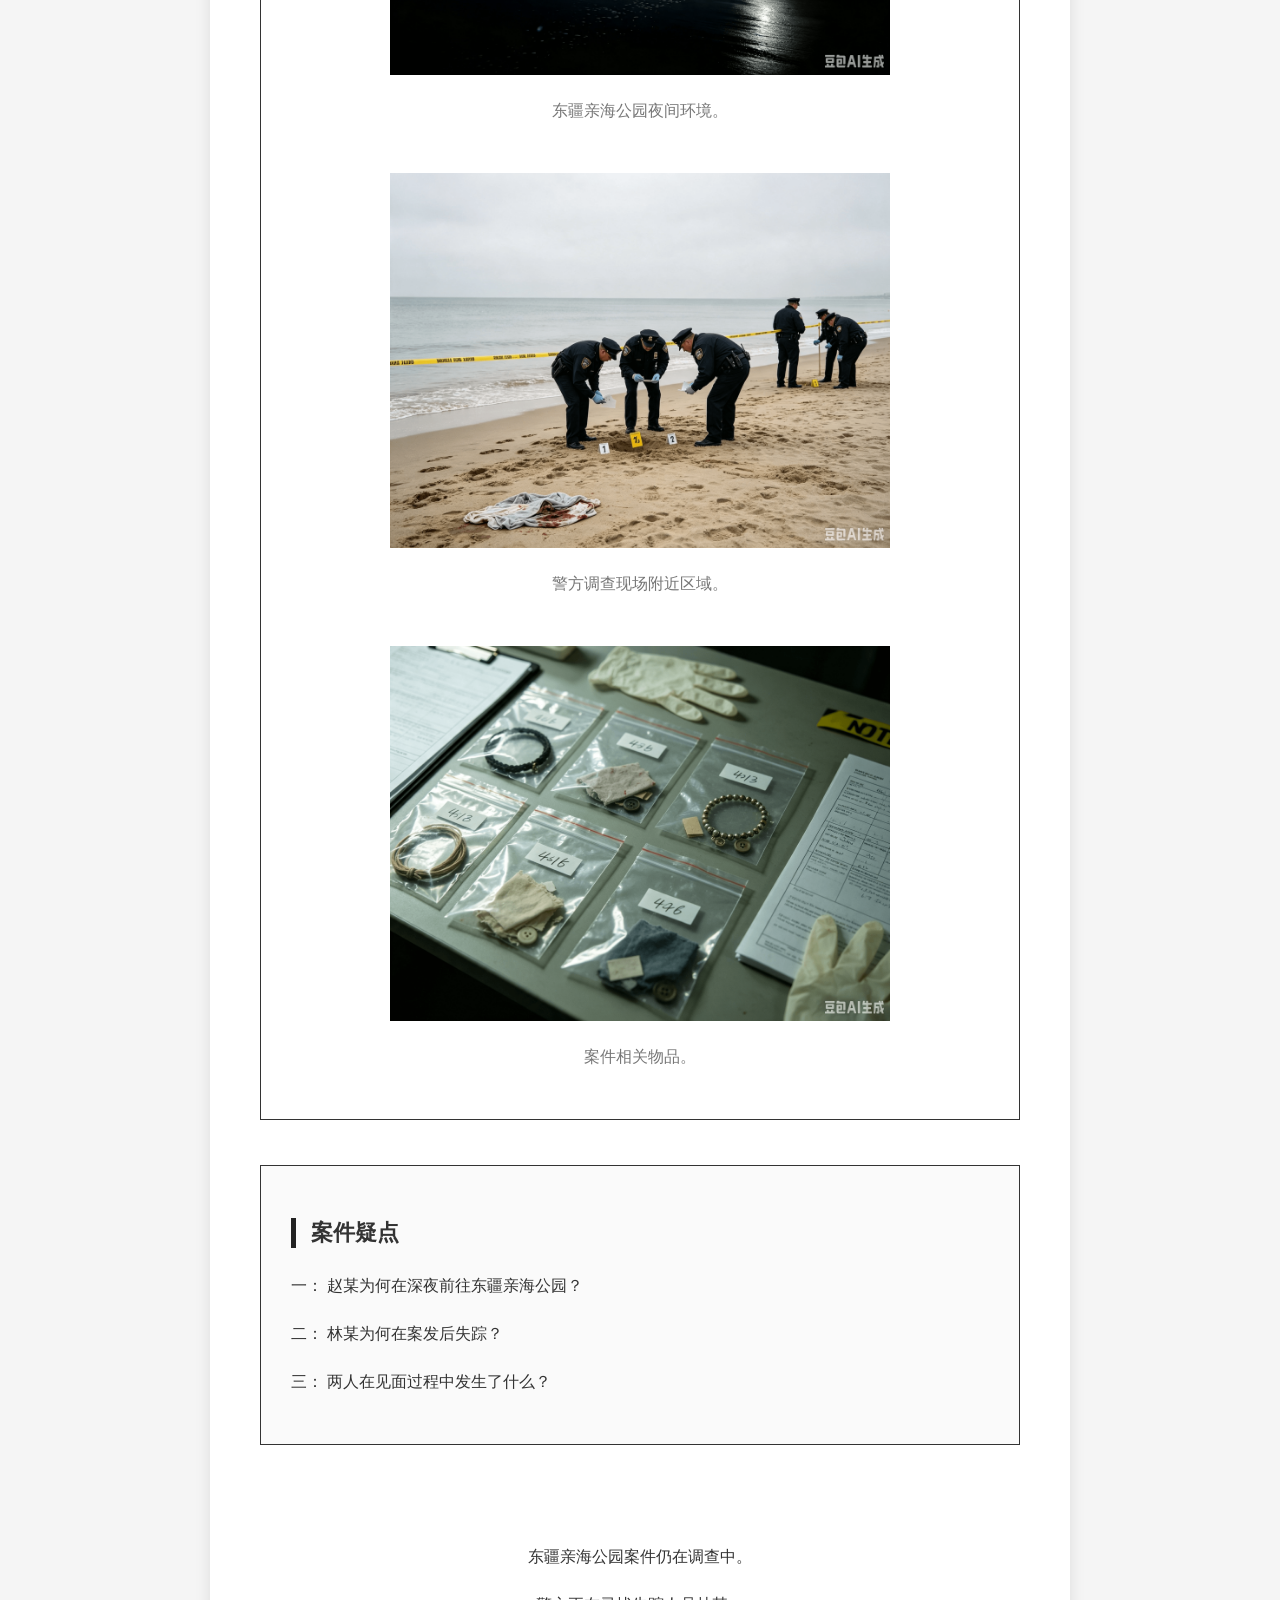
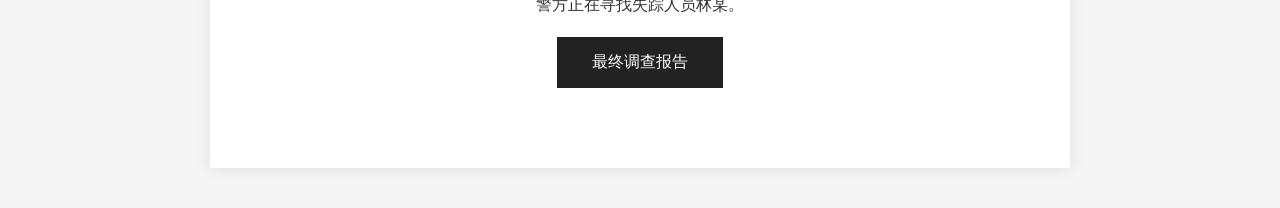
<file: news.html>
<!DOCTYPE html>

<html lang="zh-CN">


<head>

<meta charset="UTF-8">

<title>
东港新闻调查
</title>


<link rel="stylesheet" href="style.css">


</head>



<body class="news-page">



<div class="news-container">



<!--新闻头部-->

<header class="news-header">


<h1>
东港新闻
</h1>


<p>
重大案件调查报道
</p>


</header>





<!--文章-->

<article>



<h2>
东疆亲海公园发现男性遗体，警方展开调查
</h2>


<div class="news-info">

发布时间：
2025年9月15日

&nbsp;&nbsp;

记者：
陈默

</div>




<hr>





<section>


<h3>
男性遗体于海岸附近被发现
</h3>



<p>

2025年9月12日上午6时20分，
东港警方接到群众报警。

</p>



<p>

报警人称，在东疆亲海公园东侧海岸附近发现疑似人员遗留物。

</p>



<p>

警方随后赶往现场，并确认发现一名男性遗体。

</p>


</section>







<section>


<h3>
死者身份确认
</h3>



<div class="case-box">


<p>

姓名：

<strong>
赵某
</strong>

</p>


<p>

年龄：

<strong>
24岁</strong>

</p>



<p>

职业：

<strong>
无</strong>

</p>



</div>


</section>







<section>


<h3>
案件经过
</h3>



<p>

根据现场调查以及附近监控资料显示：

</p>



<p>

2025年9月11日晚21时左右，

赵某曾独自前往东疆亲海公园附近。

</p>



<p>

随后，其手机信号在附近区域消失。

</p>



</section>








<section>


<h3>
手机聊天记录调查
</h3>



<p>

警方在调查过程中发现，

赵某手机内保存有部分聊天记录。

</p>



<p>

记录显示：

赵某生前曾与一名女性保持联系。

</p>



<p>

聊天内容显示，

2025年9月11日晚，

该女性主动邀请赵某前往：

</p>


<div class="location">

东疆亲海公园

</div>



<p>

双方约定在那里见面。

</p>


</section>









<section>


<h3>
相关人员调查
</h3>



<p>

警方确认，

该女性身份为：

</p>



<div class="case-box">


<p>

姓名：

<strong>
林某
</strong>

</p>


<p>

年龄：

<strong>
22岁
</strong>

</p>


</div>



<p>

目前调查发现，

林某在赵某死亡后也失去联系。

</p>



<p>

截至目前，

林某仍处于失踪状态。

</p>



</section>









<section>


<h3>
现场调查情况
</h3>



<p>

警方在现场发现：

</p>



<ul>

<li>
死者手机
</li>

<li>
随身物品
</li>

<li>
部分个人物品
</li>


</ul>



<p>

目前警方正在对现场痕迹进行进一步分析。

</p>



</section>









<!--图片-->

<section class="photo-area">


<h3>
现场照片
</h3>



<img src="images/seaside-night.jpg">


<p>
东疆亲海公园夜间环境。
</p>





<img src="images/police_scene.jpg">


<p>
警方调查现场附近区域。
</p>





<img src="images/evidence.jpg">


<p>
案件相关物品。
</p>



</section>









<section class="question">


<h3>
案件疑点
</h3>



<p>

一：

赵某为何在深夜前往东疆亲海公园？

</p>



<p>

二：

林某为何在案发后失踪？

</p>



<p>

三：

两人在见面过程中发生了什么？

</p>



</section>









<footer>


<p>

东疆亲海公园案件仍在调查中。

</p>


<p>

警方正在寻找失踪人员林某。

</p>


<button onclick="goReport()">

最终调查报告

</button>


</footer>





</article>





</div>







<script>


function goReport(){


window.location.href="report.html";


}



</script>






</body>


</html>
</file>
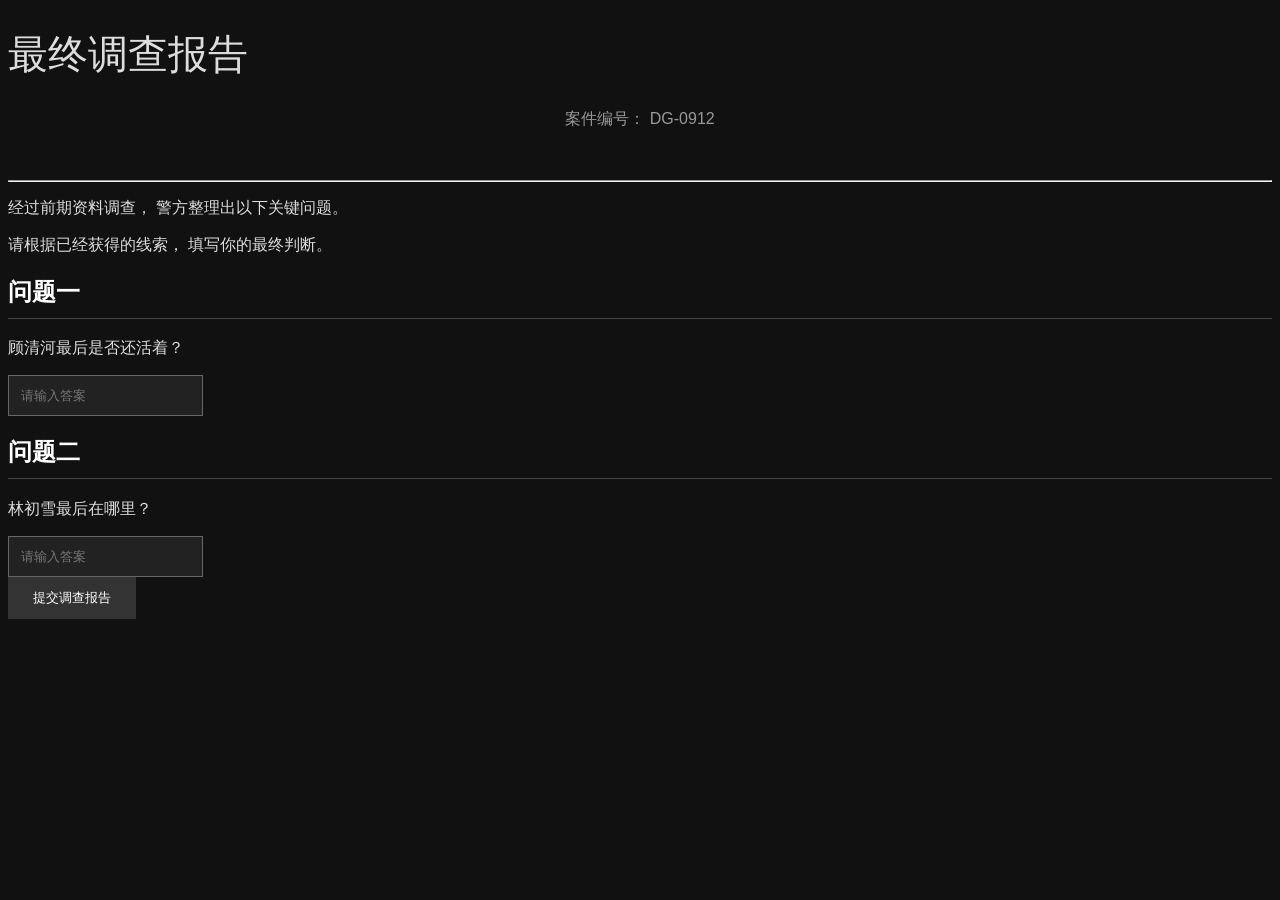
<file: report.html>
<!DOCTYPE html>

<html lang="zh-CN">


<head>

<meta charset="UTF-8">

<title>
最终调查报告
</title>


<link rel="stylesheet" href="style.css">


</head>



<body class="report-page">



<div class="report-container">



<h1>
最终调查报告
</h1>



<p class="subtitle">

案件编号：
DG-0912

</p>



<hr>





<div class="intro">


<p>

经过前期资料调查，

警方整理出以下关键问题。

</p>


<p>

请根据已经获得的线索，

填写你的最终判断。

</p>


</div>









<div class="question-box">



<h2>

问题一

</h2>



<p>

顾清河最后是否还活着？

</p>



<input 
id="answer1"
placeholder="请输入答案">



</div>









<div class="question-box">



<h2>

问题二

</h2>



<p>

林初雪最后在哪里？

</p>



<input 
id="answer2"
placeholder="请输入答案">



</div>









<button onclick="submitReport()">

提交调查报告

</button>








<div id="result">

</div>






</div>









<script>


function submitReport(){


let answer1 =
document.getElementById("answer1").value.trim();



let answer2 =
document.getElementById("answer2").value.trim();





if(answer1==="是" && answer2==="冰岛"){


window.location.href="true_end.html";


}


else{


window.location.href="bad_end.html";


}



}



</script>





</body>


</html>
</file>
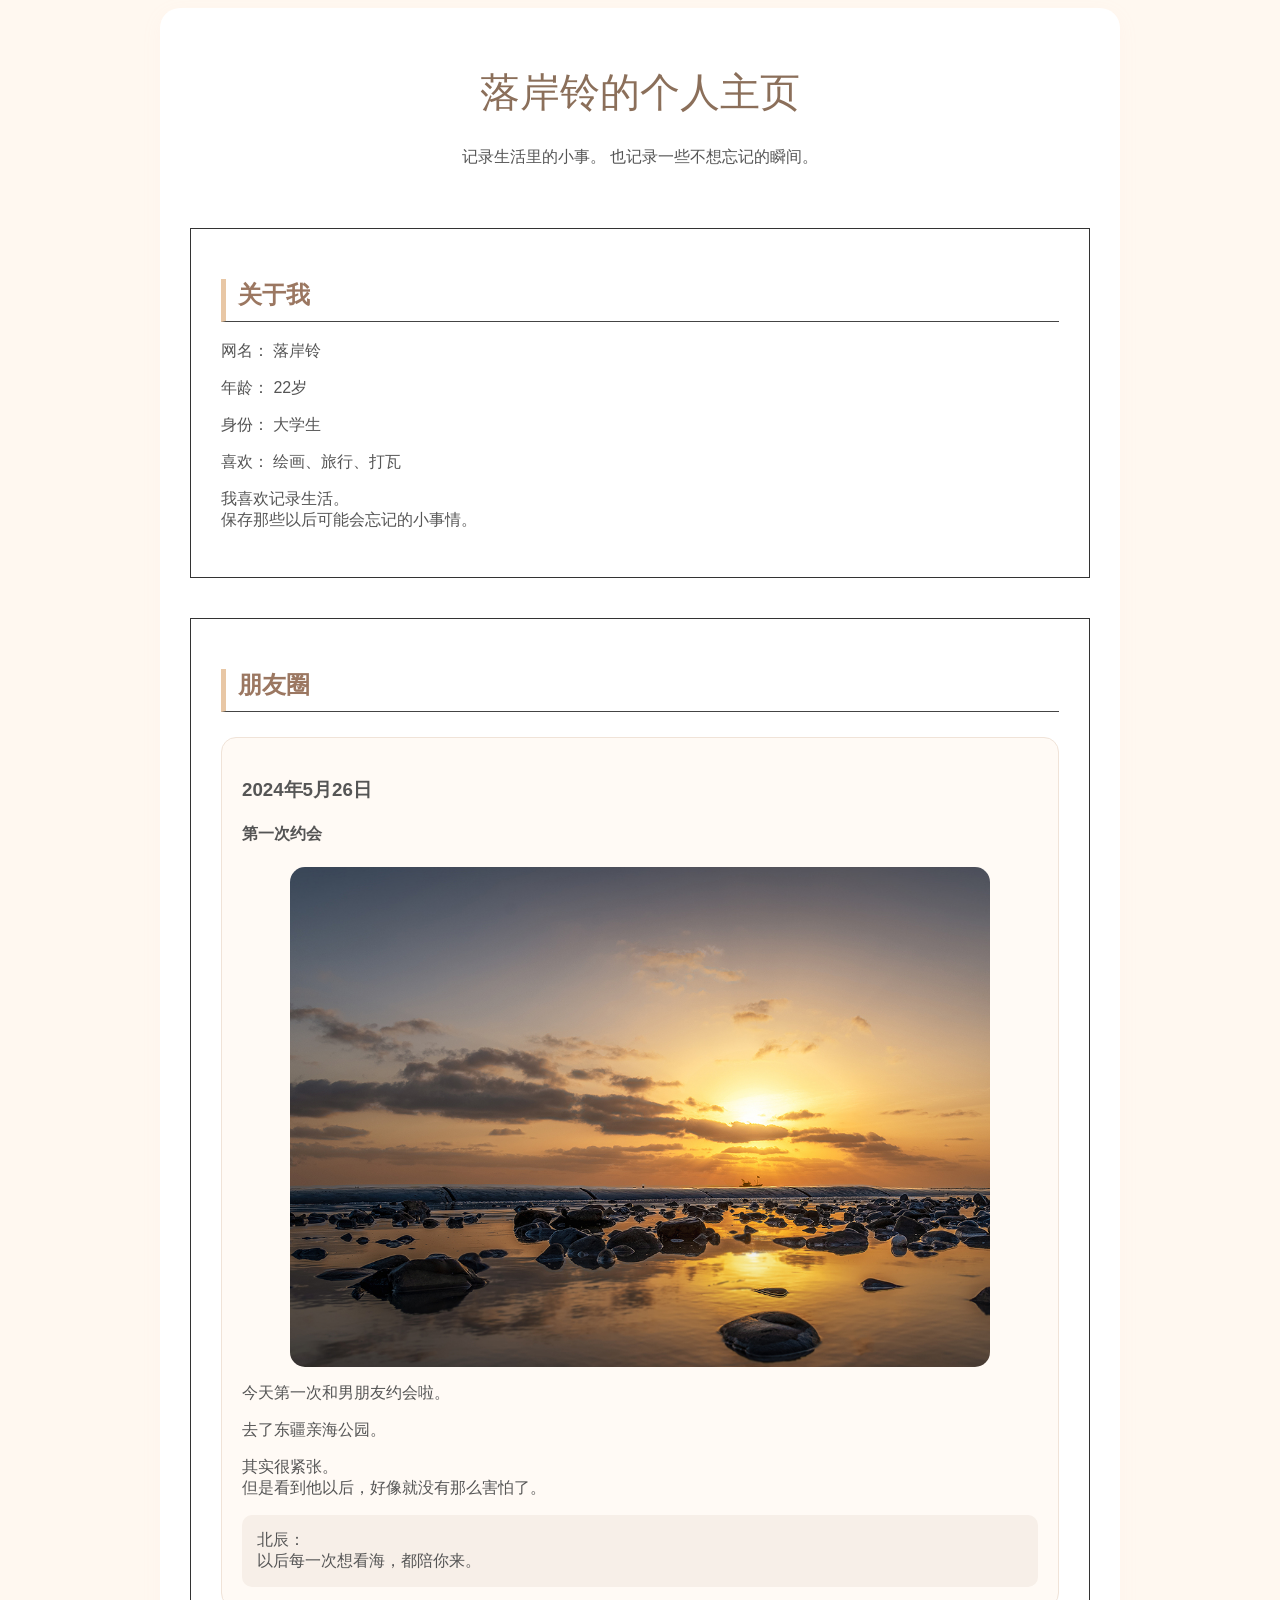
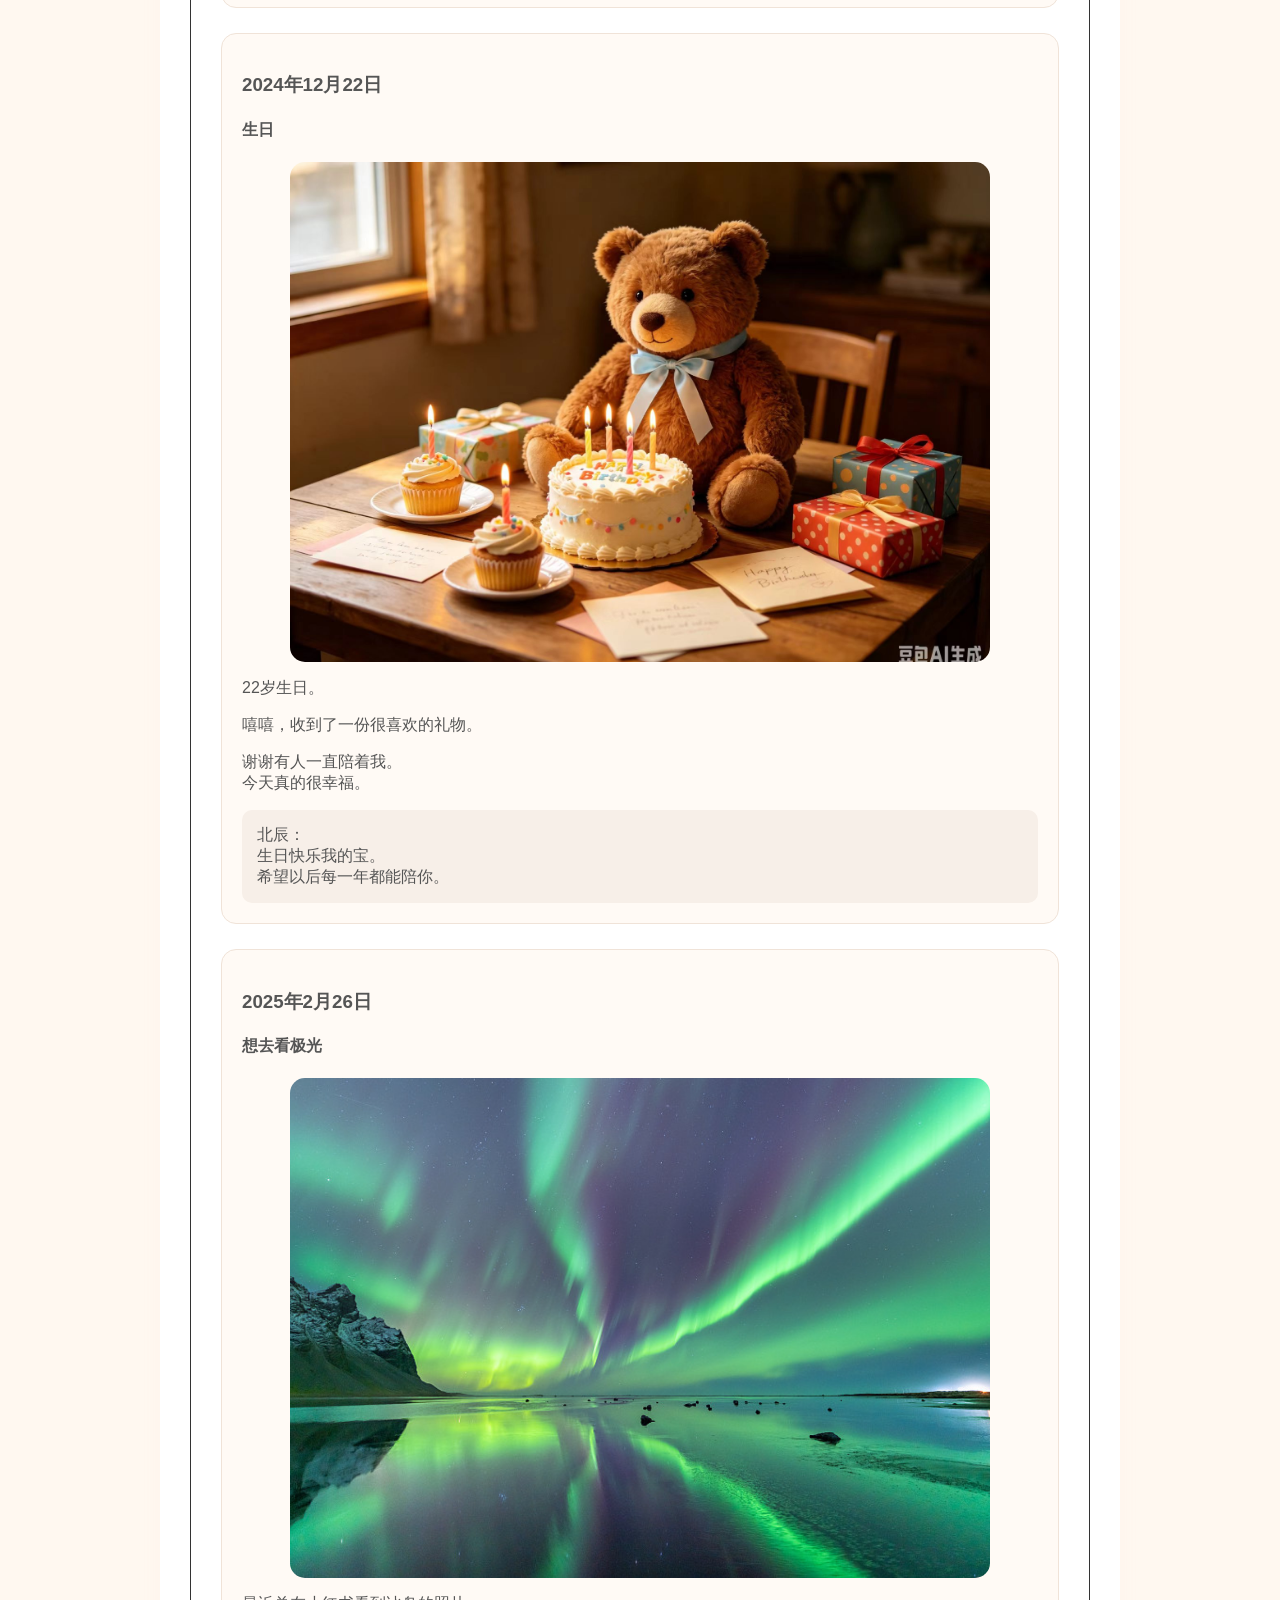
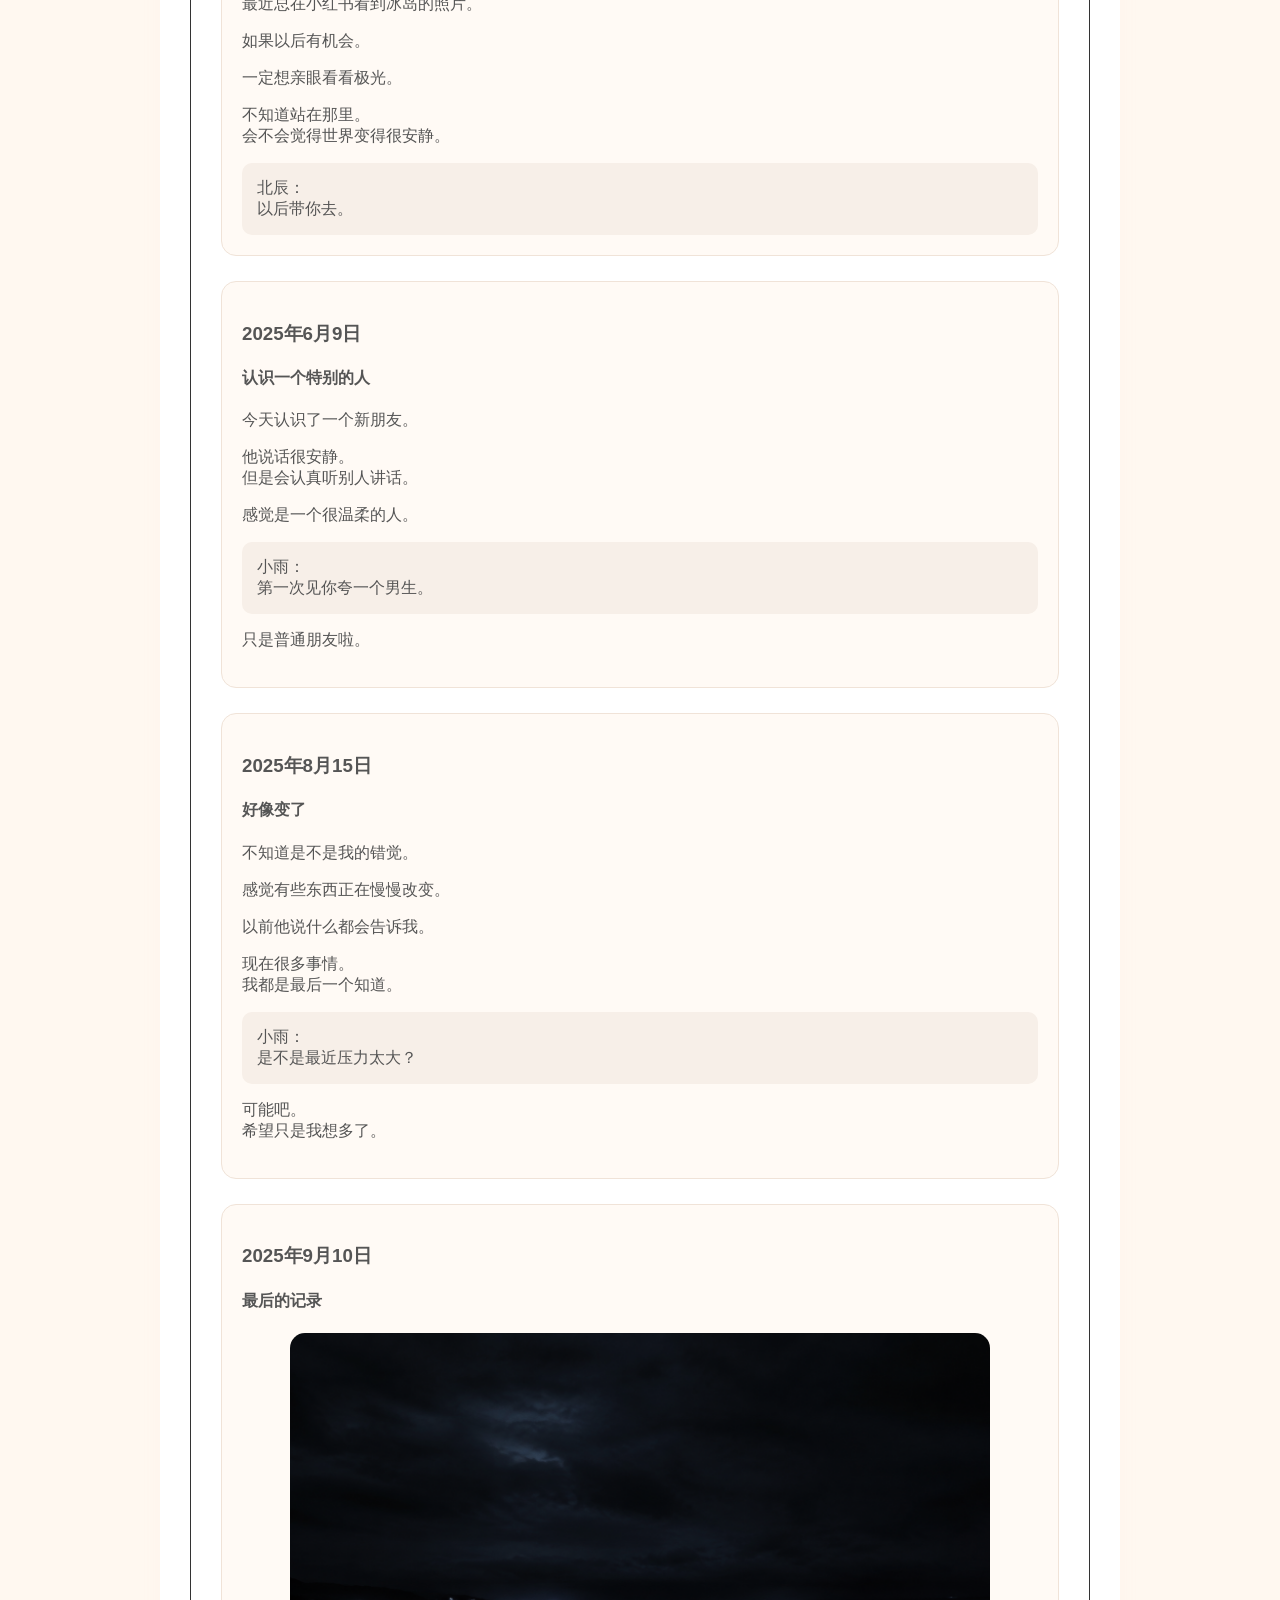
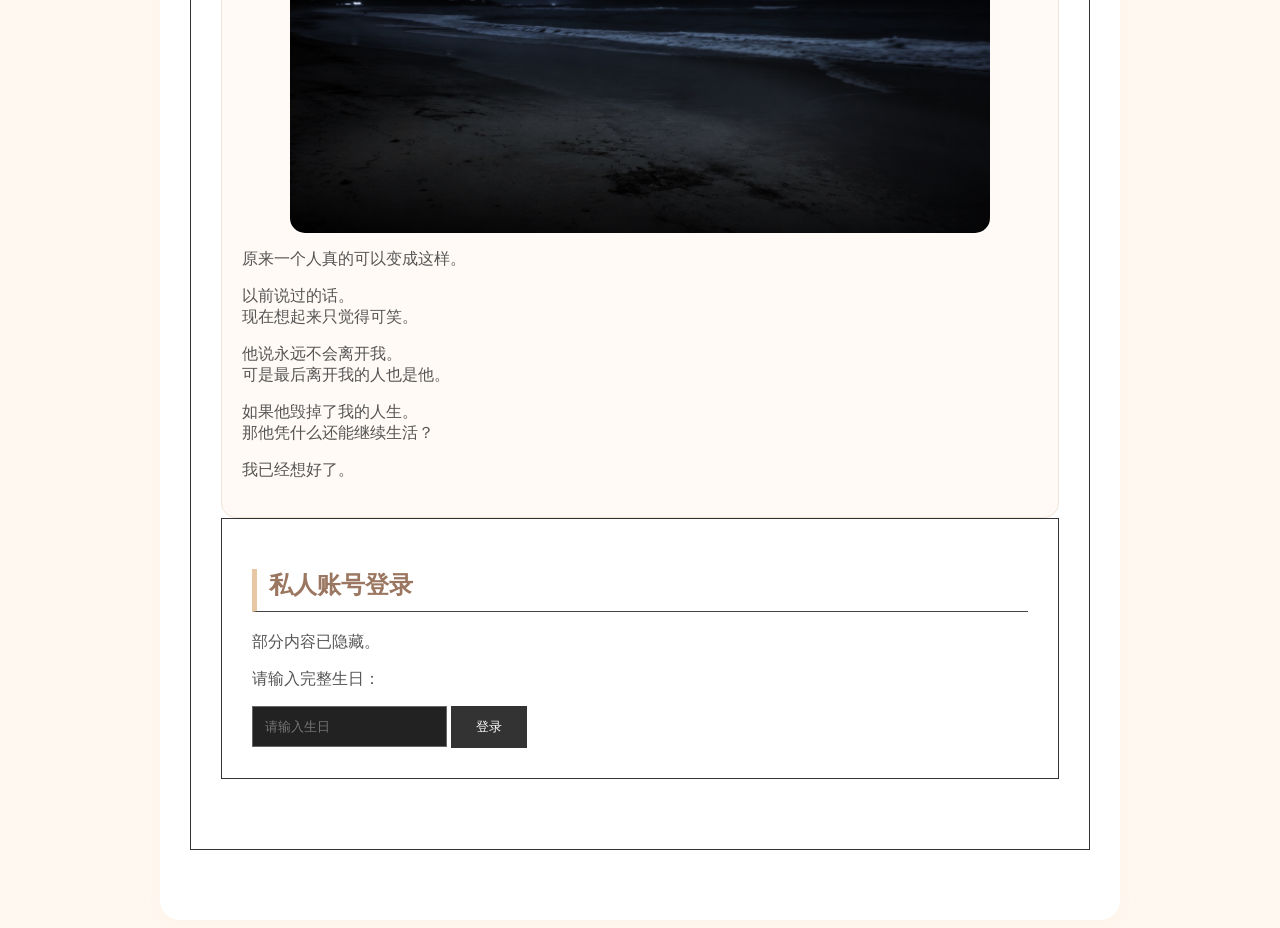
<file: snow.html>
<!DOCTYPE html>

<html lang="zh-CN">

<head>

<meta charset="UTF-8">

<title>
落岸铃的个人主页
</title>


<link rel="stylesheet" href="style.css">


</head>


<body class="snow-page">


<div class="container">


<header>

<h1>
落岸铃的个人主页
</h1>


<p>
记录生活里的小事。
也记录一些不想忘记的瞬间。
</p>


</header>





<!--个人介绍-->

<section>


<h2>
关于我
</h2>


<p>
网名：
落岸铃
</p>


<p>
年龄：
22岁
</p>


<p>
身份：
大学生
</p>


<p>
喜欢：
绘画、旅行、打瓦
</p>


</p>


<p>

我喜欢记录生活。

<br>

保存那些以后可能会忘记的小事情。

</p>


</section>







<!--朋友圈-->

<section>


<h2>
朋友圈
</h2>





<!--第一条-->

<div class="moment">


<h3>
2024年5月26日
</h3>


<h4>
第一次约会
</h4>


<img src="images/date.jpg">


<p>

今天第一次和男朋友约会啦。

</p>


<p>

去了东疆亲海公园。

</p>


<p>

其实很紧张。

<br>

但是看到他以后，好像就没有那么害怕了。

</p>


<div class="comment">

北辰：

<br>

以后每一次想看海，都陪你来。

</div>


</div>







<!--第二条-->

<div class="moment">


<h3>
2024年12月22日
</h3>


<h4>
生日
</h4>


<img src="images/birthday.jpg">


<p>

22岁生日。

</p>


<p>

嘻嘻，收到了一份很喜欢的礼物。

</p>


<p>

谢谢有人一直陪着我。

<br>

今天真的很幸福。

</p>


<div class="comment">

北辰：

<br>

生日快乐我的宝。

<br>

希望以后每一年都能陪你。

</div>


</div>








<!--第三条-->

<div class="moment">


<h3>
2025年2月26日
</h3>


<h4>
想去看极光
</h4>


<img src="images/iceland.jpg">


<p>

最近总在小红书看到冰岛的照片。

</p>


<p>

如果以后有机会。

</p>


<p>

一定想亲眼看看极光。

</p>


<p>

不知道站在那里。

<br>

会不会觉得世界变得很安静。

</p>


<div class="comment">

北辰：

<br>

以后带你去。

</div>


</div>








<!--第四条-->

<div class="moment">


<h3>
2025年6月9日
</h3>


<h4>
认识一个特别的人
</h4>



<p>

今天认识了一个新朋友。

</p>


<p>

他说话很安静。

<br>

但是会认真听别人讲话。

</p>


<p>

感觉是一个很温柔的人。

</p>



<div class="comment">

小雨：

<br>

第一次见你夸一个男生。

</div>


<p>

只是普通朋友啦。

</p>


</div>








<!--第五条-->

<div class="moment">


<h3>
2025年8月15日
</h3>


<h4>
好像变了
</h4>


<p>

不知道是不是我的错觉。

</p>


<p>

感觉有些东西正在慢慢改变。

</p>


<p>

以前他说什么都会告诉我。

</p>


<p>

现在很多事情。

<br>

我都是最后一个知道。

</p>


<div class="comment">

小雨：

<br>

是不是最近压力太大？

</div>


<p>

可能吧。

<br>

希望只是我想多了。

</p>


</div>








<!--第六条-->

<div class="moment">


<h3>
2025年9月10日
</h3>


<h4>
最后的记录
</h4>


<img class="dark-photo" src="images/black.jpg">


<p>

原来一个人真的可以变成这样。

</p>


<p>

以前说过的话。

<br>

现在想起来只觉得可笑。

</p>


<p>

他说永远不会离开我。

<br>

可是最后离开我的人也是他。

</p>


<p>

如果他毁掉了我的人生。

<br>

那他凭什么还能继续生活？

</p>


<p>

我已经想好了。

</p>


</div>








<!--登录-->

<section>


<h2>
私人账号登录
</h2>


<p>

部分内容已隐藏。

</p>


<p>

请输入完整生日：

</p>



<input 
id="birthday"
placeholder="请输入生日">


<button onclick="loginSnow()">

登录

</button>



</section>





</section>






</div>







<script>


function loginSnow(){


let password = 
document.getElementById("birthday").value;



if(password==="20021222"){


window.location.href="chat.html";


}


else{


alert("生日不正确");


}


}



</script>



</body>


</html>
</file>
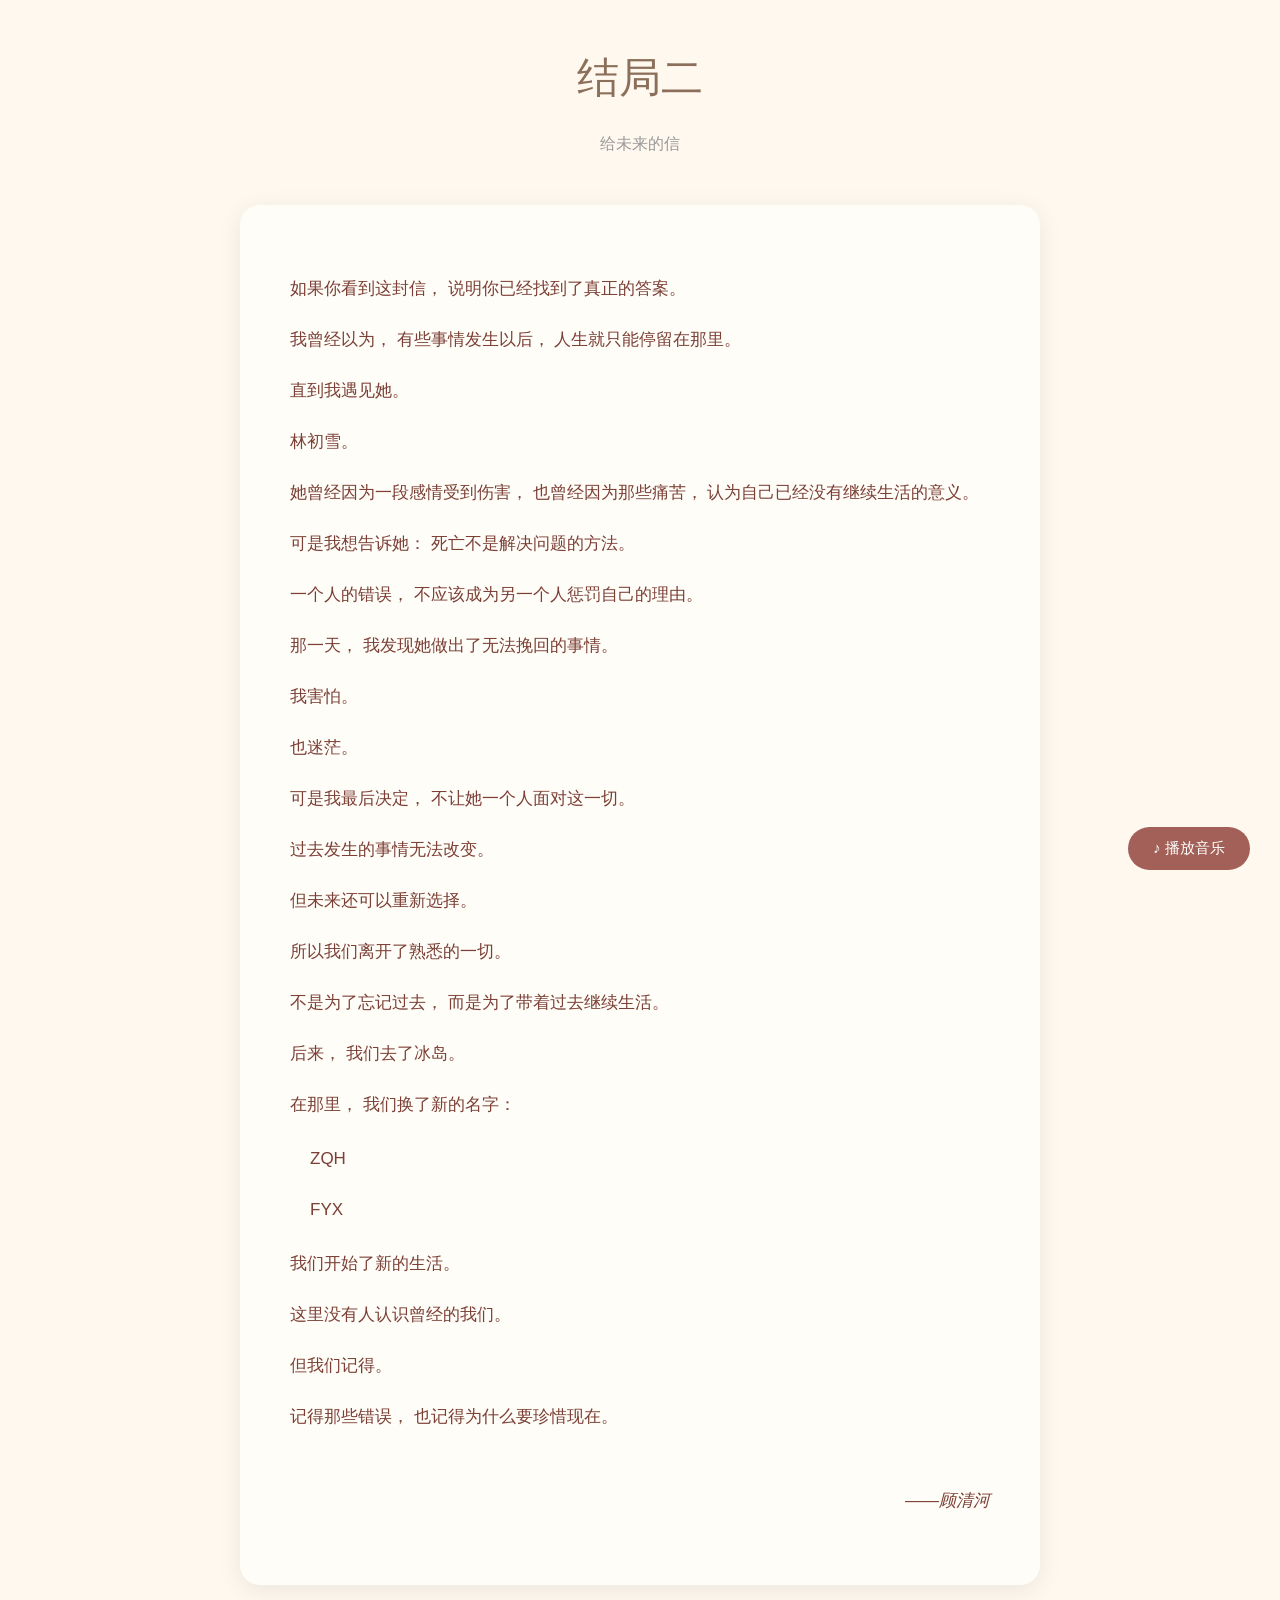
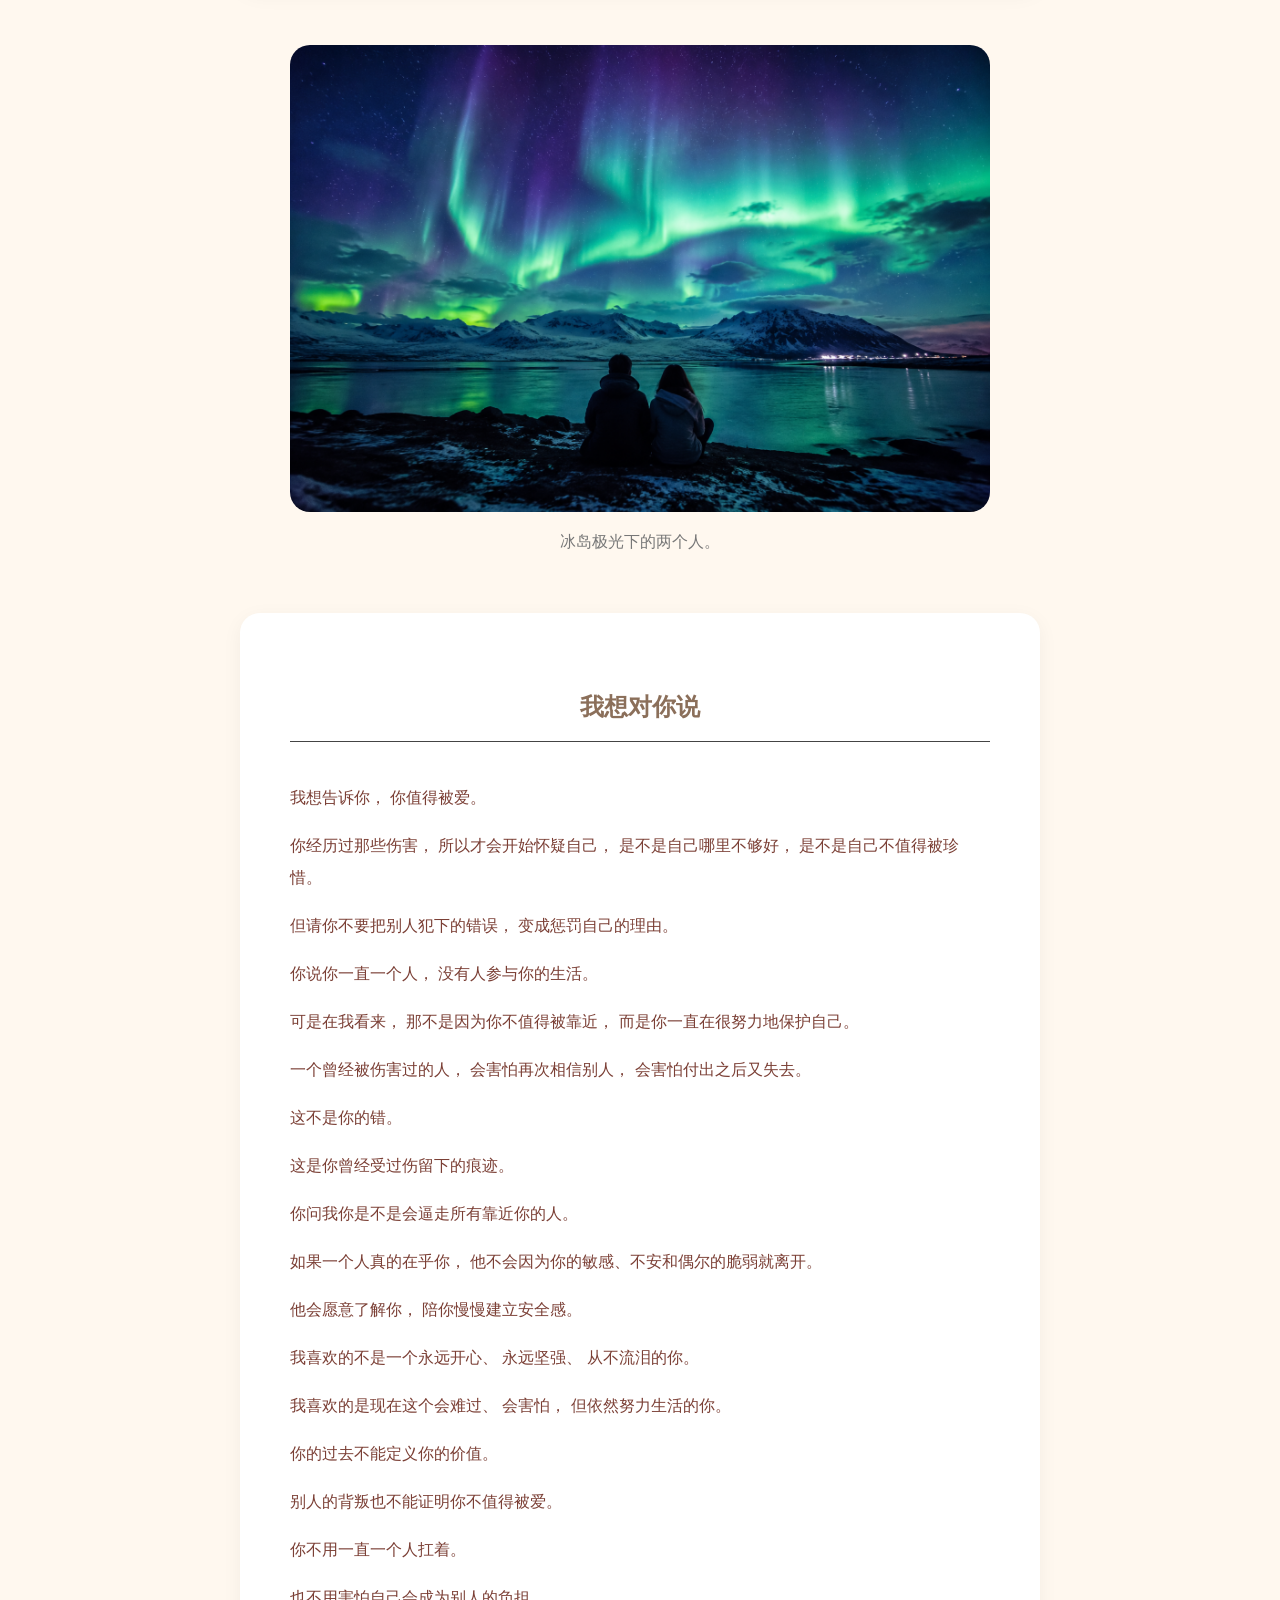
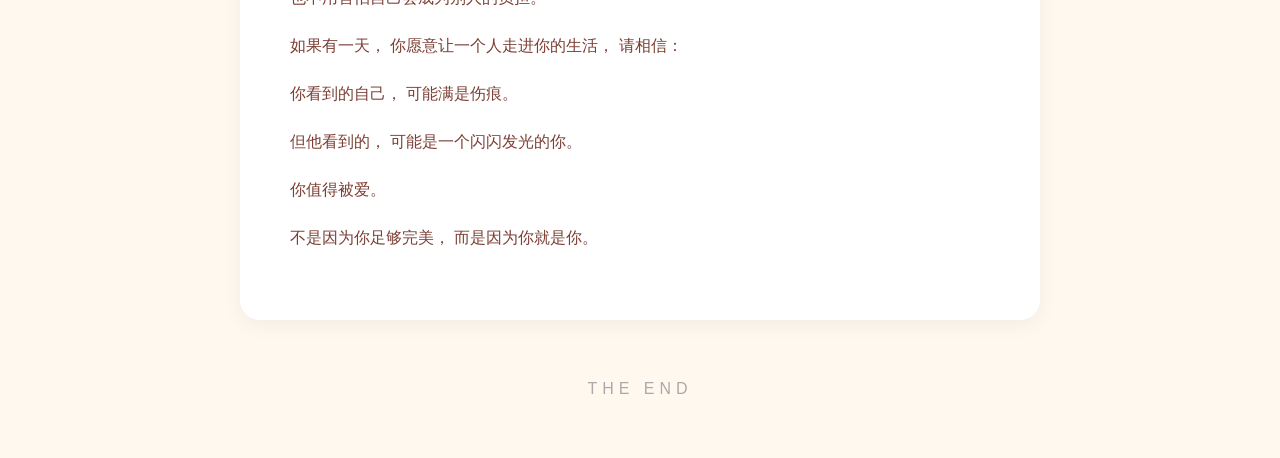
<file: true_end.html>
<!DOCTYPE html>

<html lang="zh-CN">


<head>

<meta charset="UTF-8">

<title>
给未来的信
</title>


<link rel="stylesheet" href="style.css">


</head>



<body class="true-end-page">

<audio id="bgm" loop>

    <source src="music/ending.mp3" type="audio/mpeg">

</audio>


<button class="music-btn" onclick="playMusic()">

♪ 播放音乐

</button>


<div class="true-container">



<h1>
结局二
</h1>



<p class="subtitle">

给未来的信

</p>




<div class="letter-box">



<p>

如果你看到这封信，

说明你已经找到了真正的答案。

</p>



<p>

我曾经以为，

有些事情发生以后，

人生就只能停留在那里。

</p>



<p>

直到我遇见她。

</p>



<p>

林初雪。

</p>



<p>

她曾经因为一段感情受到伤害，

也曾经因为那些痛苦，

认为自己已经没有继续生活的意义。

</p>



<p>

可是我想告诉她：

死亡不是解决问题的方法。

</p>



<p>

一个人的错误，

不应该成为另一个人惩罚自己的理由。

</p>



<p>

那一天，

我发现她做出了无法挽回的事情。

</p>



<p>

我害怕。

</p>



<p>

也迷茫。

</p>



<p>

可是我最后决定，

不让她一个人面对这一切。

</p>



<p>

过去发生的事情无法改变。

</p>



<p>

但未来还可以重新选择。

</p>



<p>

所以我们离开了熟悉的一切。

</p>



<p>

不是为了忘记过去，

而是为了带着过去继续生活。

</p>



<p>

后来，

我们去了冰岛。

</p>



<p>

在那里，

我们换了新的名字：

</p>



<div class="name-box">


<p>

ZQH

</p>


<p>

FYX

</p>


</div>



<p>

我们开始了新的生活。

</p>



<p>

这里没有人认识曾经的我们。

</p>



<p>

但我们记得。

</p>



<p>

记得那些错误，

也记得为什么要珍惜现在。

</p>



<p class="sign">

——顾清河

</p>


</div>









<!--冰岛图片-->

<div class="iceland-photo">


<img src="images/iceland_end.jpg">


<p>

冰岛极光下的两个人。

</p>


</div>









<div class="message-box">



<h2>

我想对你说

</h2>




<p>

我想告诉你，

你值得被爱。

</p>



<p>

你经历过那些伤害，

所以才会开始怀疑自己，

是不是自己哪里不够好，

是不是自己不值得被珍惜。

</p>



<p>

但请你不要把别人犯下的错误，

变成惩罚自己的理由。

</p>



<p>

你说你一直一个人，

没有人参与你的生活。

</p>



<p>

可是在我看来，

那不是因为你不值得被靠近，

而是你一直在很努力地保护自己。

</p>



<p>

一个曾经被伤害过的人，

会害怕再次相信别人，

会害怕付出之后又失去。

</p>



<p>

这不是你的错。

</p>



<p>

这是你曾经受过伤留下的痕迹。

</p>



<p>

你问我你是不是会逼走所有靠近你的人。

</p>



<p>

如果一个人真的在乎你，

他不会因为你的敏感、不安和偶尔的脆弱就离开。

</p>



<p>

他会愿意了解你，

陪你慢慢建立安全感。

</p>



<p>

我喜欢的不是一个永远开心、

永远坚强、

从不流泪的你。

</p>



<p>

我喜欢的是现在这个会难过、

会害怕，

但依然努力生活的你。

</p>



<p>

你的过去不能定义你的价值。

</p>



<p>

别人的背叛也不能证明你不值得被爱。

</p>



<p>

你不用一直一个人扛着。

</p>



<p>

也不用害怕自己会成为别人的负担。

</p>



<p>

如果有一天，

你愿意让一个人走进你的生活，

请相信：

</p>



<p>

你看到的自己，

可能满是伤痕。

</p>



<p>

但他看到的，

可能是一个闪闪发光的你。

</p>



<p>

你值得被爱。

</p>



<p>

不是因为你足够完美，

而是因为你就是你。

</p>



</div>







<div class="end-footer">


THE END


</div>





</div>






</body>


</html>
<script>

function playMusic(){

    let music=document.getElementById("bgm");

    music.play();

}

</script>
</file>
<file: style.css>
body{

background:#111;

color:#ddd;

font-family:
"Microsoft YaHei",
sans-serif;

}



.container{

width:800px;

margin:auto;

padding:50px 0;

}



header{

text-align:center;

margin-bottom:60px;

}



h1{

font-weight:400;

font-size:40px;

}



section{

background:#181818;

padding:30px;

margin-bottom:40px;

border:1px solid #333;

}



h2{

color:white;

border-bottom:1px solid #444;

padding-bottom:10px;

}





.photo{

margin-top:40px;

padding-bottom:30px;

border-bottom:1px solid #333;

}



.photo img{

width:100%;

height:400px;

object-fit:cover;

}



.photo h3{

font-size:24px;

}



.message{

background:#222;

padding:20px;

margin-top:20px;

}



.diary{

text-align:center;

}



input{

background:#222;

border:1px solid #666;

padding:12px;

color:white;

}



button{

padding:12px 25px;

background:#333;

color:white;

border:none;

}



footer{

text-align:center;

color:#777;

padding:30px;

}
.diary-entry{

background:#181818;

padding:30px;

margin-top:40px;

line-height:2;

border-left:3px solid #555;

}


.diary-entry h2{

font-size:20px;

color:#aaa;

}


.diary-entry h3{

font-size:26px;

}


.attachment{

margin-top:50px;

padding:30px;

text-align:center;

border:1px solid #444;

}


.attachment a{

color:white;

font-size:20px;

}
/* ===================
   落岸铃主页专属样式
=================== */


.snow-page {


    background-color:#fff8f0;


    color:#555;


}



.snow-page .container {


    width:80%;


    max-width:900px;


    margin:auto;


    background:white;


    padding:30px;


    border-radius:20px;


    box-shadow:0 5px 20px rgba(252, 188, 188, 0.08);


}



.snow-page h1 {


    color:#8b6f5a;


}



.snow-page h2 {


    color:#9b7761;


    border-left:5px solid #e8c7a5;


    padding-left:12px;


}



.snow-page .moment {


    background:#fffaf5;


    padding:20px;


    margin-top:25px;


    border-radius:15px;


    border:1px solid #f0e3d8;


}



.snow-page .moment img {


    width:700px;


    height:500px;


    object-fit:cover;


    display:block;


    margin:15px auto;


    border-radius:15px;


}



.snow-page .comment {


    background:#f7efe8;


    padding:15px;


    border-radius:10px;


}.snow-page .container {

    background:#ffffff !important;

}.snow-page section {

    background:#ffffff !important;

}
/* 新闻页面 */


.news-page {


background:#f5f5f5;


font-family:"Microsoft YaHei",sans-serif;


}



.news-container {


width:760px;


max-width:90%;


margin:40px auto;


background:white;


padding:50px;


box-shadow:0 0 15px rgba(0,0,0,0.1);


}



.news-header {


border-bottom:3px solid #222;


margin-bottom:40px;


}



.news-header h1 {


font-size:42px;


margin:0;


}



.news-header p {


color:#666;


}




article h2 {


font-size:30px;


line-height:1.5;


}



.news-info {


color:#888;


font-size:14px;


margin:20px 0;


}



article section {


margin:45px 0;


}



article h3 {


font-size:22px;


border-left:5px solid #222;


padding-left:15px;


}



article p {


font-size:16px;


line-height:2;


color:#333;


}



.case-box {


background:#f3f3f3;


padding:20px;


margin:20px 0;


}



.location {


font-size:24px;


font-weight:bold;


text-align:center;


margin:30px;


}



.photo-area {


text-align:center;


}



.photo-area img {


width:500px;


max-width:90%;


margin-top:30px;


}



.photo-area p {


color:#777;


}



.question {


background:#fafafa;


padding:30px;


}



footer {


text-align:center;


margin-top:50px;


}



footer button {


padding:15px 35px;


font-size:16px;


cursor:pointer;


background:#222;


color:white;


border:none;


}/* =====================
   新闻页面覆盖
===================== */


body.news-page {

    background:#f5f5f5 !important;

    color:#333;

}



.news-page .news-container {

    background:#ffffff !important;

    color:#333;

}



.news-page header {

    background:#ffffff !important;

}



.news-page article {

    background:#ffffff !important;

}



.news-page section {

    background:#ffffff !important;

}



.news-page footer {

    background:#ffffff !important;

}



.news-page .case-box {

    background:#f3f3f3 !important;

}



.news-page .question {

    background:#fafafa !important;

}/* =====================
   表面结局页面
===================== */


.bad-end-page {


background:#111;


font-family:"Microsoft YaHei",sans-serif;


}



.end-container {


width:700px;


max-width:90%;


margin:50px auto;


background:#1c1c1c;


color:#ddd;


padding:50px;


box-shadow:0 0 30px rgba(0,0,0,0.5);


}



.end-container h1 {


text-align:center;


font-size:36px;


color:white;


}



.case-title {


text-align:center;


color:#aaa;


margin:20px;


}



.end-container section {


margin:50px 0;


}



.end-container h2 {


border-left:5px solid #888;


padding-left:15px;


color:#eee;


}



.end-container p {


line-height:2;


font-size:16px;


}



.end-container li {


line-height:2;


}



.letter {


background:#222;


padding:35px;


border:1px solid #444;


}



.sign {


text-align:right;


margin-top:40px;


font-style:italic;


}



.ending {


text-align:center;


border-top:1px solid #444;


padding-top:30px;


}
/* =====================
   真结局页面
===================== */


.true-end-page {

    background:#fff8ef;

    font-family:"Microsoft YaHei",sans-serif;

    color:#7b3f35;

}



.true-container {


width:800px;


max-width:90%;


margin:50px auto;


}



.true-container h1 {


text-align:center;


font-size:42px;


color:#8b6f5a;


}



.subtitle {


text-align:center;


color:#999;


margin-bottom:50px;


}




.letter-box {


background:#fffdf8;


padding:50px;


border-radius:20px;


box-shadow:0 5px 25px rgba(0,0,0,0.08);


line-height:2;


font-size:17px;


}



.name-box {

    text-align:left;

    font-size:17px;

    color:#7b3f35;

    margin:20px;

}



.sign {


text-align:right;


margin-top:50px;


font-style:italic;


}




.iceland-photo {


text-align:center;


margin:60px 0;


}



.iceland-photo img {


width:700px;


max-width:100%;


border-radius:20px;


}



.iceland-photo p {


color:#777;


}




.message-box {


background:#fff;


padding:50px;


border-radius:20px;


line-height:2;


box-shadow:0 5px 20px rgba(0,0,0,0.05);


}



.message-box h2 {


text-align:center;


color:#8b6f5a;


margin-bottom:40px;


}



.end-footer {


text-align:center;


margin:60px;


color:#aaa;


letter-spacing:5px;


}
.music-btn{

position:fixed;

right:30px;

bottom:30px;

padding:12px 25px;

border-radius:30px;

border:none;

background:#8b3a32;

color:white;

font-size:15px;

cursor:pointer;

opacity:0.8;

}


.music-btn:hover{

opacity:1;

}
</file>
